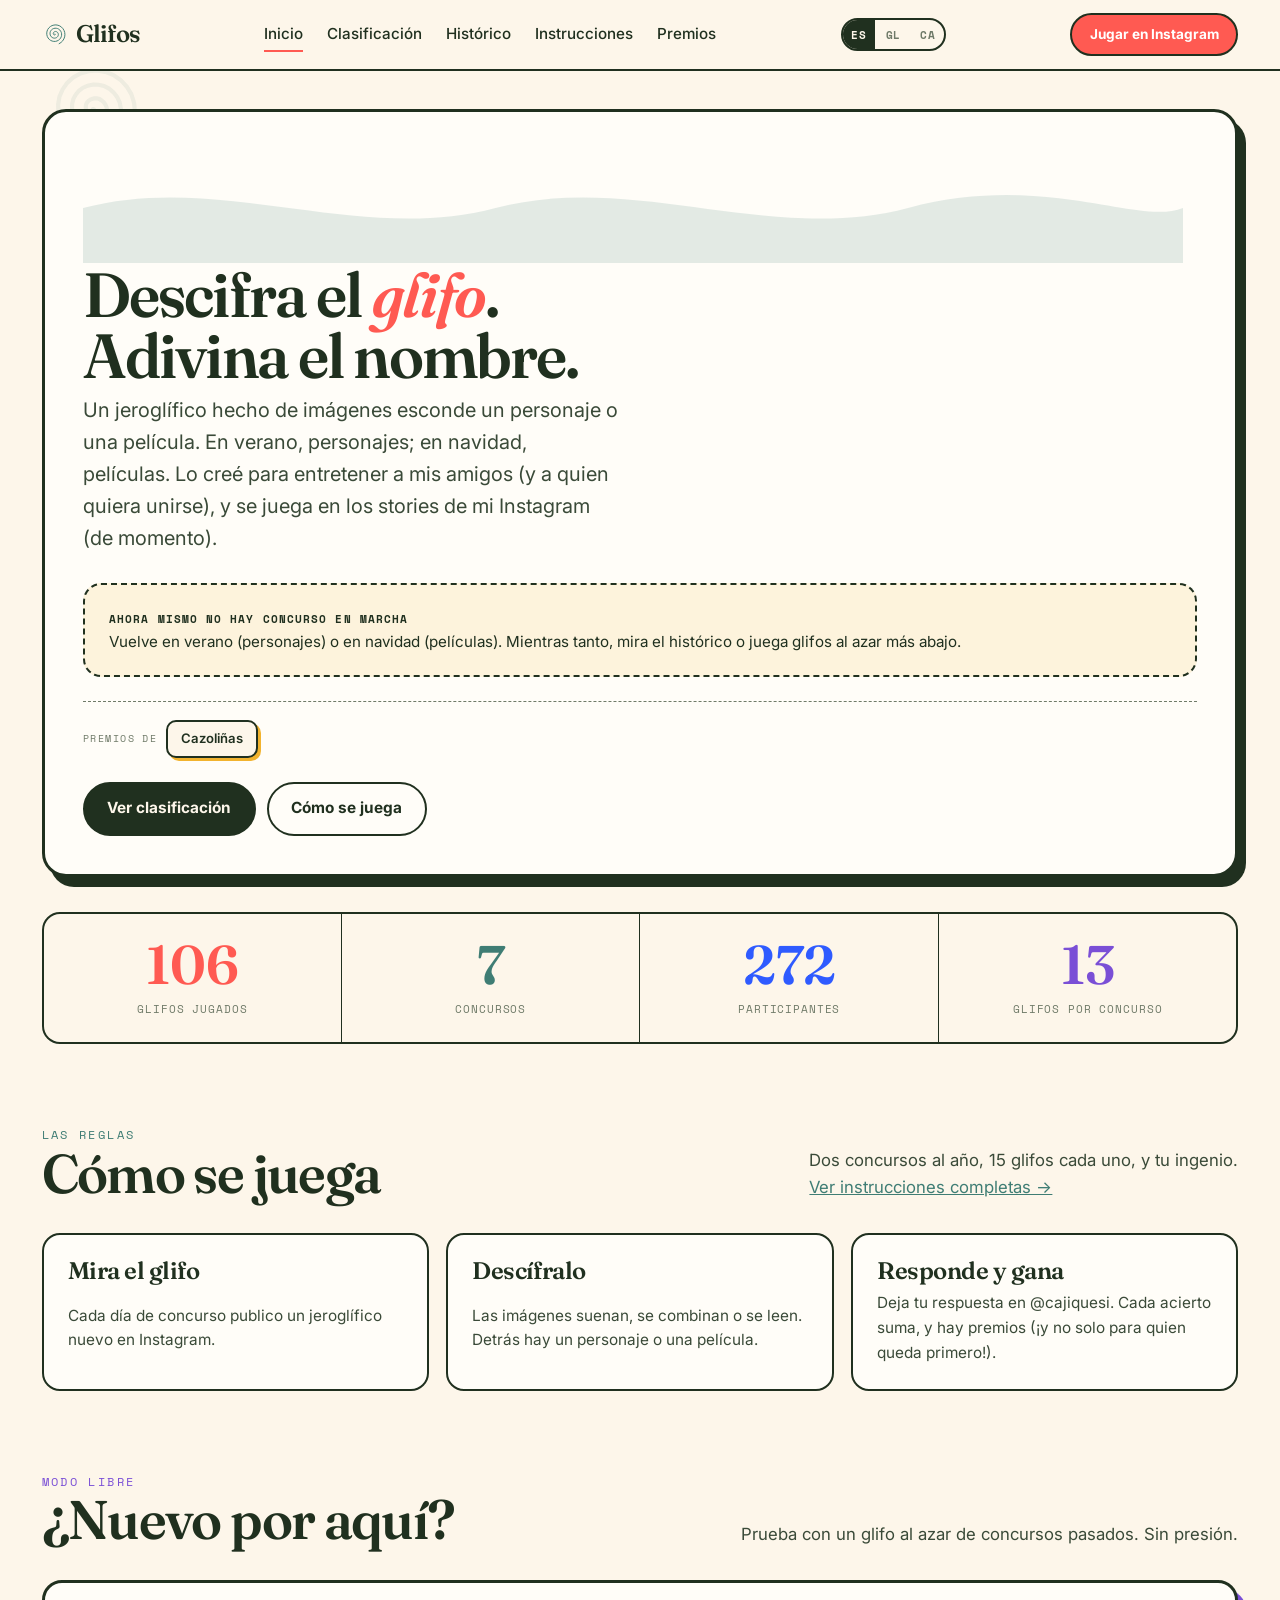
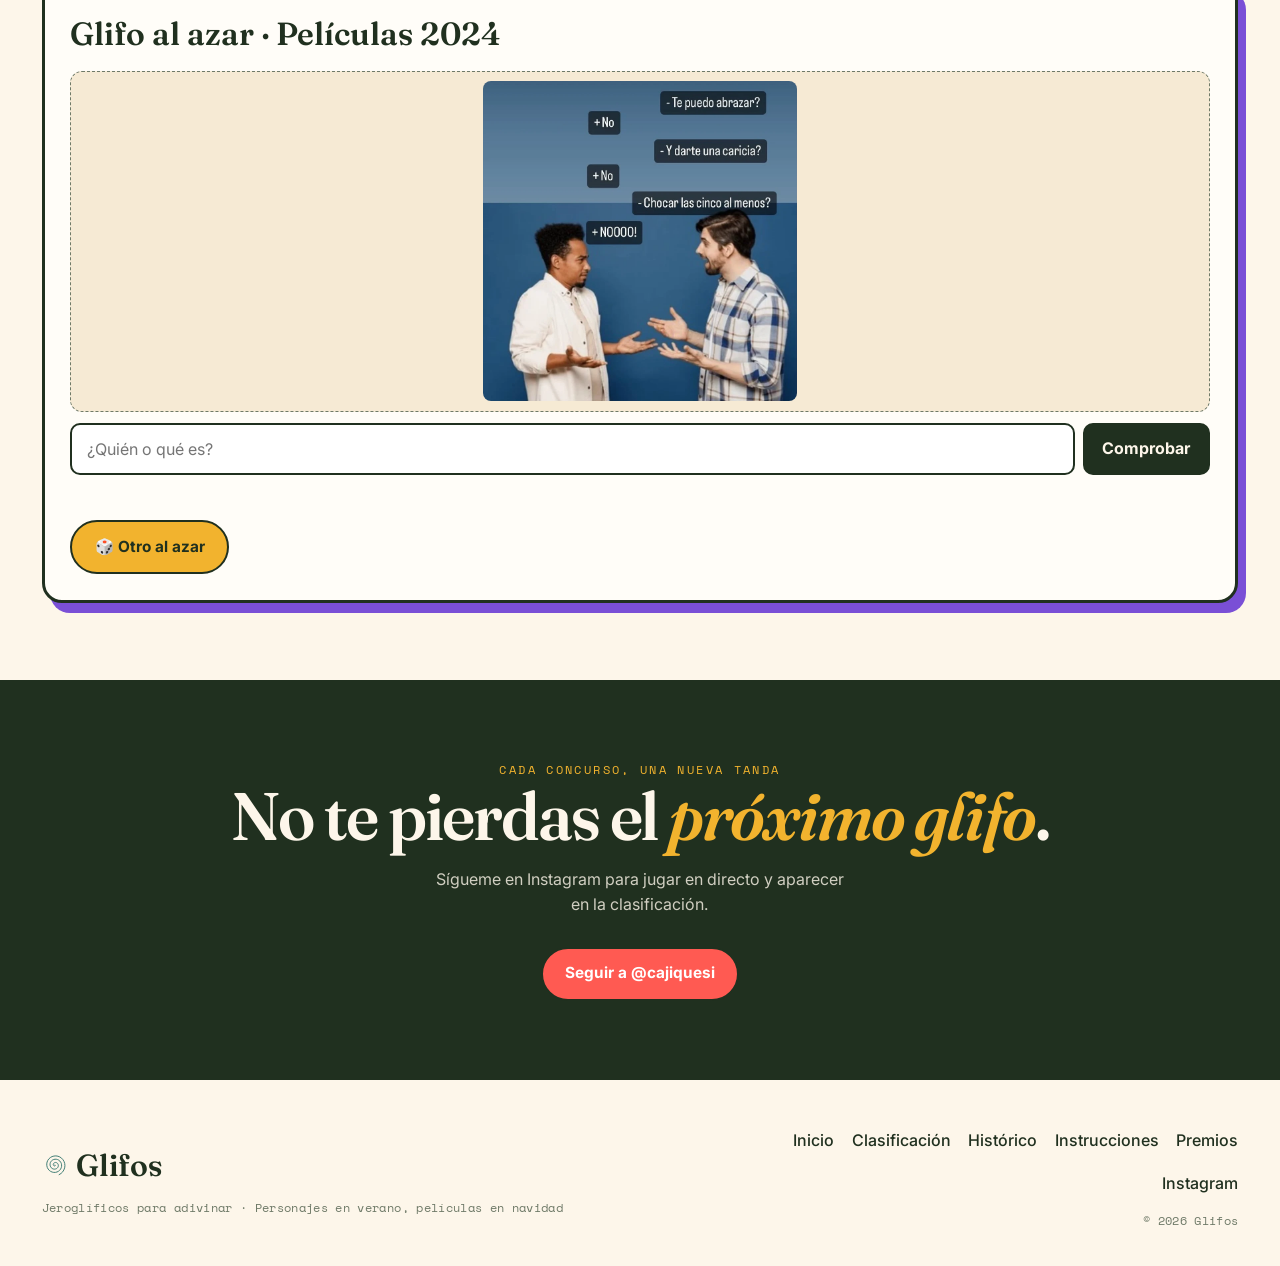
<file: index.html>
<!DOCTYPE html><html lang="es" class="no-js"><head><meta charset="UTF-8"><meta name="viewport" content="width=device-width, initial-scale=1"><title>Glifos · El juego de los jeroglíficos</title><meta name="description" content="Glifos: juego de jeroglíficos para adivinar personajes (verano) y películas (navidad)."><script>document.documentElement.classList.remove('no-js');document.documentElement.classList.add('js');</script><link rel="preconnect" href="https://fonts.googleapis.com"><link rel="preconnect" href="https://fonts.gstatic.com" crossorigin><link rel="stylesheet" href="https://fonts.googleapis.com/css2?family=Fraunces:ital,opsz,wght@0,9..144,400..700;1,9..144,400..600&family=Inter:wght@300..600&family=Space+Mono:wght@400;700&display=swap"><link rel="icon" href="assets/img/favicon.svg" type="image/svg+xml"><link rel="stylesheet" href="styles.css?v=20261118"></head><body data-home><a class="skip-link" href="#main" data-i18n="skip">x</a><div class="splash" aria-hidden="true"><div class="splash__word"><span>G</span><span>L</span><span>I</span><span>F</span><span>O</span><span>S</span></div></div><div class="petro-bg" data-petro aria-hidden="true"></div><header class="nav" id="nav"><div class="wrap nav__in"><a class="brand" href="index.html"><svg viewBox="0 0 64 64" width="26" height="26"><use href="#p-spiral"/></svg>Glifos</a><nav class="nav__links" aria-label="Principal"><a href="index.html" data-i18n="nav.inicio" aria-current="page">x</a><a href="concurso.html" data-i18n="nav.clasi">x</a><a href="historico.html" data-i18n="nav.hist">x</a><a href="instrucciones.html" data-i18n="nav.instr">x</a><a href="premios.html" data-i18n="nav.premios">x</a></nav><div class="lang" data-lang-switch><button data-lang="es">ES</button><button data-lang="gl">GL</button><button data-lang="ca">CA</button></div><a class="btn btn--ig btn--sm nav__cta" href="https://instagram.com/cajiquesi" target="_blank" rel="noopener" data-i18n="nav.playIG">x</a><button class="nav__burger" aria-label="Menú" aria-expanded="false"><span></span><span></span><span></span></button></div><div class="nav__mobile"><div><a href="index.html" data-i18n="nav.inicio" aria-current="page">x</a><a href="concurso.html" data-i18n="nav.clasi">x</a><a href="historico.html" data-i18n="nav.hist">x</a><a href="instrucciones.html" data-i18n="nav.instr">x</a><a href="premios.html" data-i18n="nav.premios">x</a><a href="https://instagram.com/cajiquesi" target="_blank" rel="noopener" data-i18n="nav.ig">Instagram →</a><div class="lang" data-lang-switch><button data-lang="es">ES</button><button data-lang="gl">GL</button><button data-lang="ca">CA</button></div></div></div></header><main id="main"><section class="hero"><div class="wrap"><div class="hero__band">
<svg class="hero__wave" viewBox="0 0 1200 120" preserveAspectRatio="none"><path d="M0,60 C150,20 300,100 450,60 C600,20 750,100 900,60 C1050,20 1150,80 1200,60 L1200,120 L0,120 Z" fill="currentColor"/></svg>
<p class="next-contest reveal" data-next-contest></p>
<h1 class="reveal" data-i18n-html="home.h1">x</h1>
<p class="sub reveal" data-i18n="home.sub">x</p>
<div class="daily reveal" data-daily>
<div data-daily-none style="display:none"><div class="note" data-i18n-html="home.dailyNone">x</div></div>
<div data-daily-has><div class="daily__stage" data-daily-stage><div class="daily__ph"><div class="q3"><b>¿</b><b>?</b><b>?</b></div><p data-daily-meta data-i18n="home.dailyToday">x</p></div></div>
<div><p class="eyebrow" style="color:var(--coral)" data-i18n="home.dailyEyebrow">x</p><p class="sub" style="margin:.6rem 0 1rem" data-i18n="home.dailyResp">x</p><a class="btn btn--ig" href="https://instagram.com/cajiquesi" target="_blank" rel="noopener" data-i18n="home.respIG">x</a></div></div>
</div>
<div class="spon-strip" data-spon-strip></div>
<div class="hero__cta reveal"><a class="btn btn--primary" href="concurso.html" data-i18n="home.ctaClasi">x</a><a class="btn btn--ghost" href="instrucciones.html" data-i18n="home.ctaHow">x</a></div>
</div></div></section>
<section class="section" style="padding-top:0"><div class="wrap"><div class="stats reveal">
<div class="stat"><div class="stat__num" data-stat-glyphs data-count="0">0</div><div class="stat__label" data-i18n="stat.glyphs">x</div></div>
<div class="stat"><div class="stat__num" data-stat-contests data-count="0">0</div><div class="stat__label" data-i18n="stat.contests">x</div></div>
<div class="stat"><div class="stat__num" data-stat-players data-count="0">0</div><div class="stat__label" data-i18n="stat.players">x</div></div>
<div class="stat"><div class="stat__num" data-count="15">0</div><div class="stat__label" data-i18n="stat.perContest">x</div></div>
</div></div></section>
<section class="section" style="padding-top:0"><div class="wrap"><div class="section__head"><div><p class="kicker reveal" data-i18n="home.rulesKicker">x</p><h2 class="section__title reveal" data-i18n-html="home.rulesTitle">x</h2></div><p class="section__lead reveal" data-i18n-html="home.rulesLead">x</p></div>
<div class="cards">
<div class="pcard reveal"><h3 data-i18n="card1.t">x</h3><p data-i18n="card1.p">x</p></div>
<div class="pcard reveal"><h3 data-i18n="card2.t">x</h3><p data-i18n="card2.p">x</p></div>
<div class="pcard reveal"><h3 data-i18n="card3.t">x</h3><p data-i18n="card3.p">x</p></div>
</div></div></section>
<section class="section" style="padding-top:0"><div class="wrap" data-random><div class="section__head"><div><p class="kicker reveal" style="color:var(--purple)" data-i18n="free.kicker">x</p><h2 class="section__title reveal" data-i18n-html="free.title">x</h2></div><p class="section__lead reveal" data-i18n="free.lead">x</p></div>
<div class="random reveal"><div class="big" data-r-title>Glifo</div><div class="stage" data-r-stage><div class="q3">¿ ? ?</div></div><div class="grow"><input data-r-input data-i18n-ph="free.ph" autocomplete="off" data-i18n-al="free.ph"><button data-r-check data-i18n="free.check">x</button></div><div class="fb" data-r-fb></div><button class="btn btn--sun" data-r-new style="width:max-content" data-i18n="free.new">x</button></div></div></section>
<section class="section section--band cta"><div class="wrap"><p class="kicker reveal" style="justify-content:center;color:var(--mustard)" data-i18n="home.ctaKicker">x</p><h2 class="cta__title reveal" data-i18n-html="home.ctaTitle">x</h2><p class="cta__sub reveal" data-i18n="home.ctaSub">x</p><a class="btn btn--ig reveal" href="https://instagram.com/cajiquesi" target="_blank" rel="noopener" data-i18n="home.follow">x</a></div></section></main><footer class="footer"><div class="wrap footer__grid"><div><div class="footer__brand"><svg viewBox="0 0 64 64" width="26" height="26"><use href="#p-spiral"/></svg>Glifos</div><p class="footer__meta" style="margin-top:.6rem" data-i18n="foot.tagline">x</p></div><div class="footer__right"><nav class="footer__links" aria-label="Pie"><a href="index.html" data-i18n="nav.inicio">x</a><a href="concurso.html" data-i18n="nav.clasi">x</a><a href="historico.html" data-i18n="nav.hist">x</a><a href="instrucciones.html" data-i18n="nav.instr">x</a><a href="premios.html" data-i18n="nav.premios">x</a><a href="https://instagram.com/cajiquesi" target="_blank" rel="noopener">Instagram</a></nav><p class="footer__meta" style="margin-top:1rem">© <span data-year>2026</span> Glifos</p></div></div></footer><script defer src="lib/gsap.min.js"></script><script defer src="lib/ScrollTrigger.min.js"></script><script defer src="lib/i18n.js?v=20261118"></script><script defer src="lib/data.js?v=20261118"></script><script defer src="lib/manifest.js?v=20261118"></script><script defer src="main.js?v=20261118"></script></body></html>
</file>
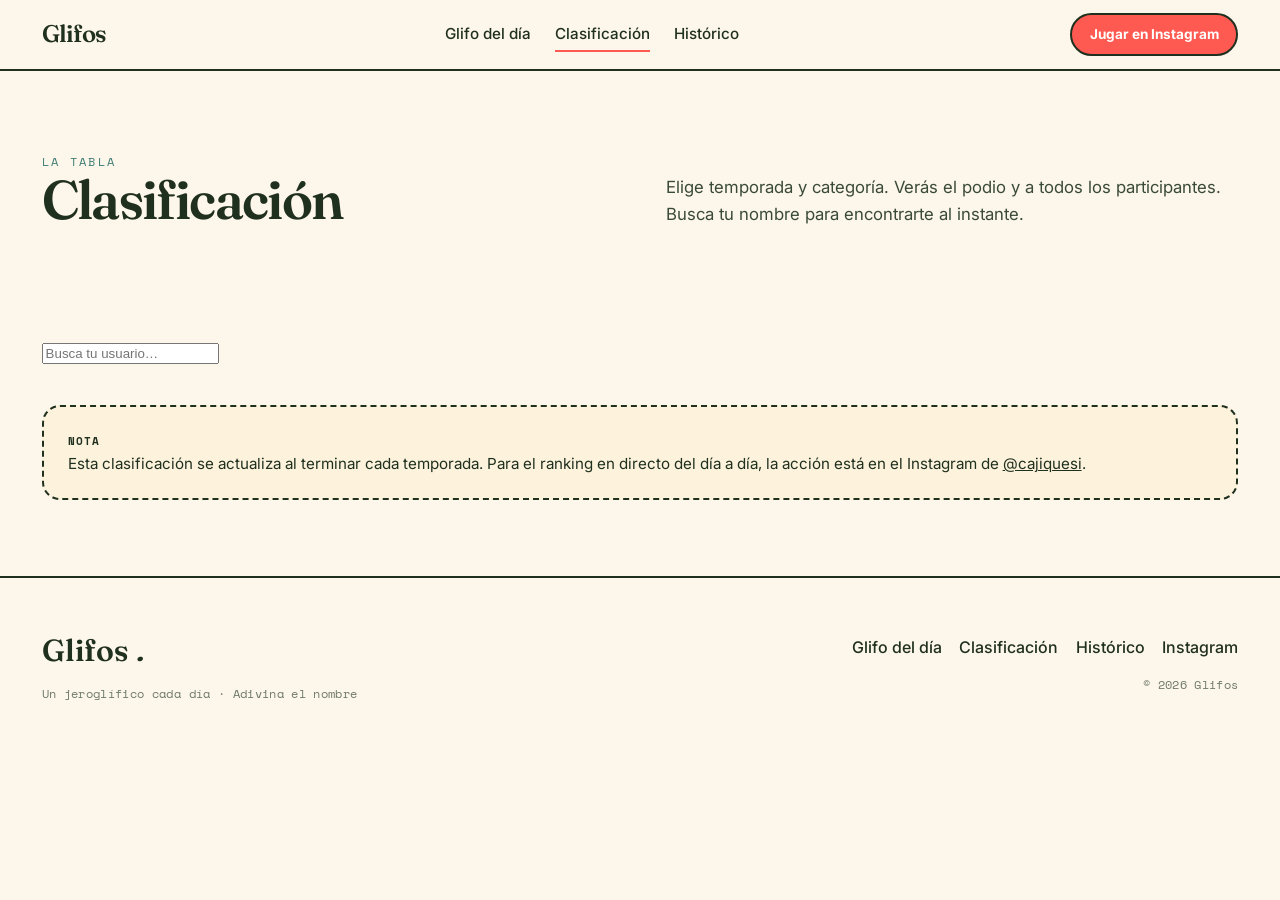
<file: clasificacion.html>
<!DOCTYPE html>
<html lang="es" class="no-js">
<head>
<meta charset="UTF-8">
<meta name="viewport" content="width=device-width, initial-scale=1">
<title>Clasificación · Glifos</title>
<meta name="description" content="Clasificación de Glifos por temporada y categoría: el podio y todos los participantes.">
<script>document.documentElement.classList.remove('no-js');document.documentElement.classList.add('js');</script>
<link rel="preconnect" href="https://fonts.googleapis.com">
<link rel="preconnect" href="https://fonts.gstatic.com" crossorigin>
<link rel="stylesheet" href="https://fonts.googleapis.com/css2?family=Fraunces:ital,opsz,wght@0,9..144,400..700;1,9..144,400..600&family=Inter:wght@300..600&family=Space+Mono:wght@400;700&display=swap">
<link rel="icon" href="assets/img/favicon.svg" type="image/svg+xml">
<link rel="stylesheet" href="styles.css?v=20261118">
</head>
<body>
<a class="skip-link" href="#main">Saltar al contenido</a>

<header class="nav" id="nav">
  <div class="wrap nav__in">
    <a class="brand" href="index.html">Glifos<span class="brand__dot"></span></a>
    <nav class="nav__links" aria-label="Principal">
      <a href="index.html">Glifo del día</a>
      <a href="clasificacion.html" aria-current="page">Clasificación</a>
      <a href="historico.html">Histórico</a>
    </nav>
    <a class="btn btn--ig btn--sm nav__cta" href="https://instagram.com/cajiquesi" target="_blank" rel="noopener">Jugar en Instagram</a>
    <button class="nav__burger" aria-label="Abrir menú" aria-expanded="false"><span></span><span></span><span></span></button>
  </div>
  <div class="nav__mobile"><div>
    <a href="index.html">Glifo del día</a>
    <a href="clasificacion.html">Clasificación</a>
    <a href="historico.html">Histórico</a>
    <a href="https://instagram.com/cajiquesi" target="_blank" rel="noopener">Jugar en Instagram →</a>
  </div></div>
</header>

<main id="main">
  <section class="section">
    <div class="wrap">
      <div class="section__head">
        <div>
          <p class="kicker reveal">La tabla</p>
          <h1 class="section__title reveal">Clasi<em>ficación</em></h1>
        </div>
        <p class="section__lead reveal">Elige temporada y categoría. Verás el podio y a todos los participantes. Busca tu nombre para encontrarte al instante.</p>
      </div>

      <div class="controls" data-year-controls></div>
      <div class="controls" data-cat-controls></div>

      <div data-board-region>
        <div class="podium" data-podium></div>
        <div class="board__search"><input type="text" data-board-search placeholder="Busca tu usuario…" aria-label="Buscar usuario"></div>
        <div class="board" data-board></div>
      </div>

      <noscript><p class="note" style="margin-top:2rem">Activa JavaScript para ver la clasificación interactiva.</p></noscript>

      <p class="note reveal" style="margin-top:2.5rem"><b>Nota</b><br>Esta clasificación se actualiza al terminar cada temporada. Para el ranking en directo del día a día, la acción está en el Instagram de <a href="https://instagram.com/cajiquesi" target="_blank" rel="noopener" style="color:var(--c3);text-decoration:underline">@cajiquesi</a>.</p>
    </div>
  </section>
</main>

<footer class="footer">
  <div class="wrap footer__grid">
    <div>
      <div class="footer__brand">Glifos<em>.</em></div>
      <p class="footer__meta" style="margin-top:.6rem">Un jeroglífico cada día · Adivina el nombre</p>
    </div>
    <div class="footer__right">
      <nav class="footer__links" aria-label="Pie">
        <a href="index.html">Glifo del día</a>
        <a href="clasificacion.html">Clasificación</a>
        <a href="historico.html">Histórico</a>
        <a href="https://instagram.com/cajiquesi" target="_blank" rel="noopener">Instagram</a>
      </nav>
      <p class="footer__meta" style="margin-top:1rem">© <span data-year>2026</span> Glifos</p>
    </div>
  </div>
</footer>

<script defer src="lib/gsap.min.js"></script>
<script defer src="lib/ScrollTrigger.min.js"></script>
<script defer src="lib/data.js?v=20261118"></script>
<script defer src="lib/manifest.js?v=20261118"></script>
<script defer src="main.js?v=20261118"></script>
</body>
</html>
</file>
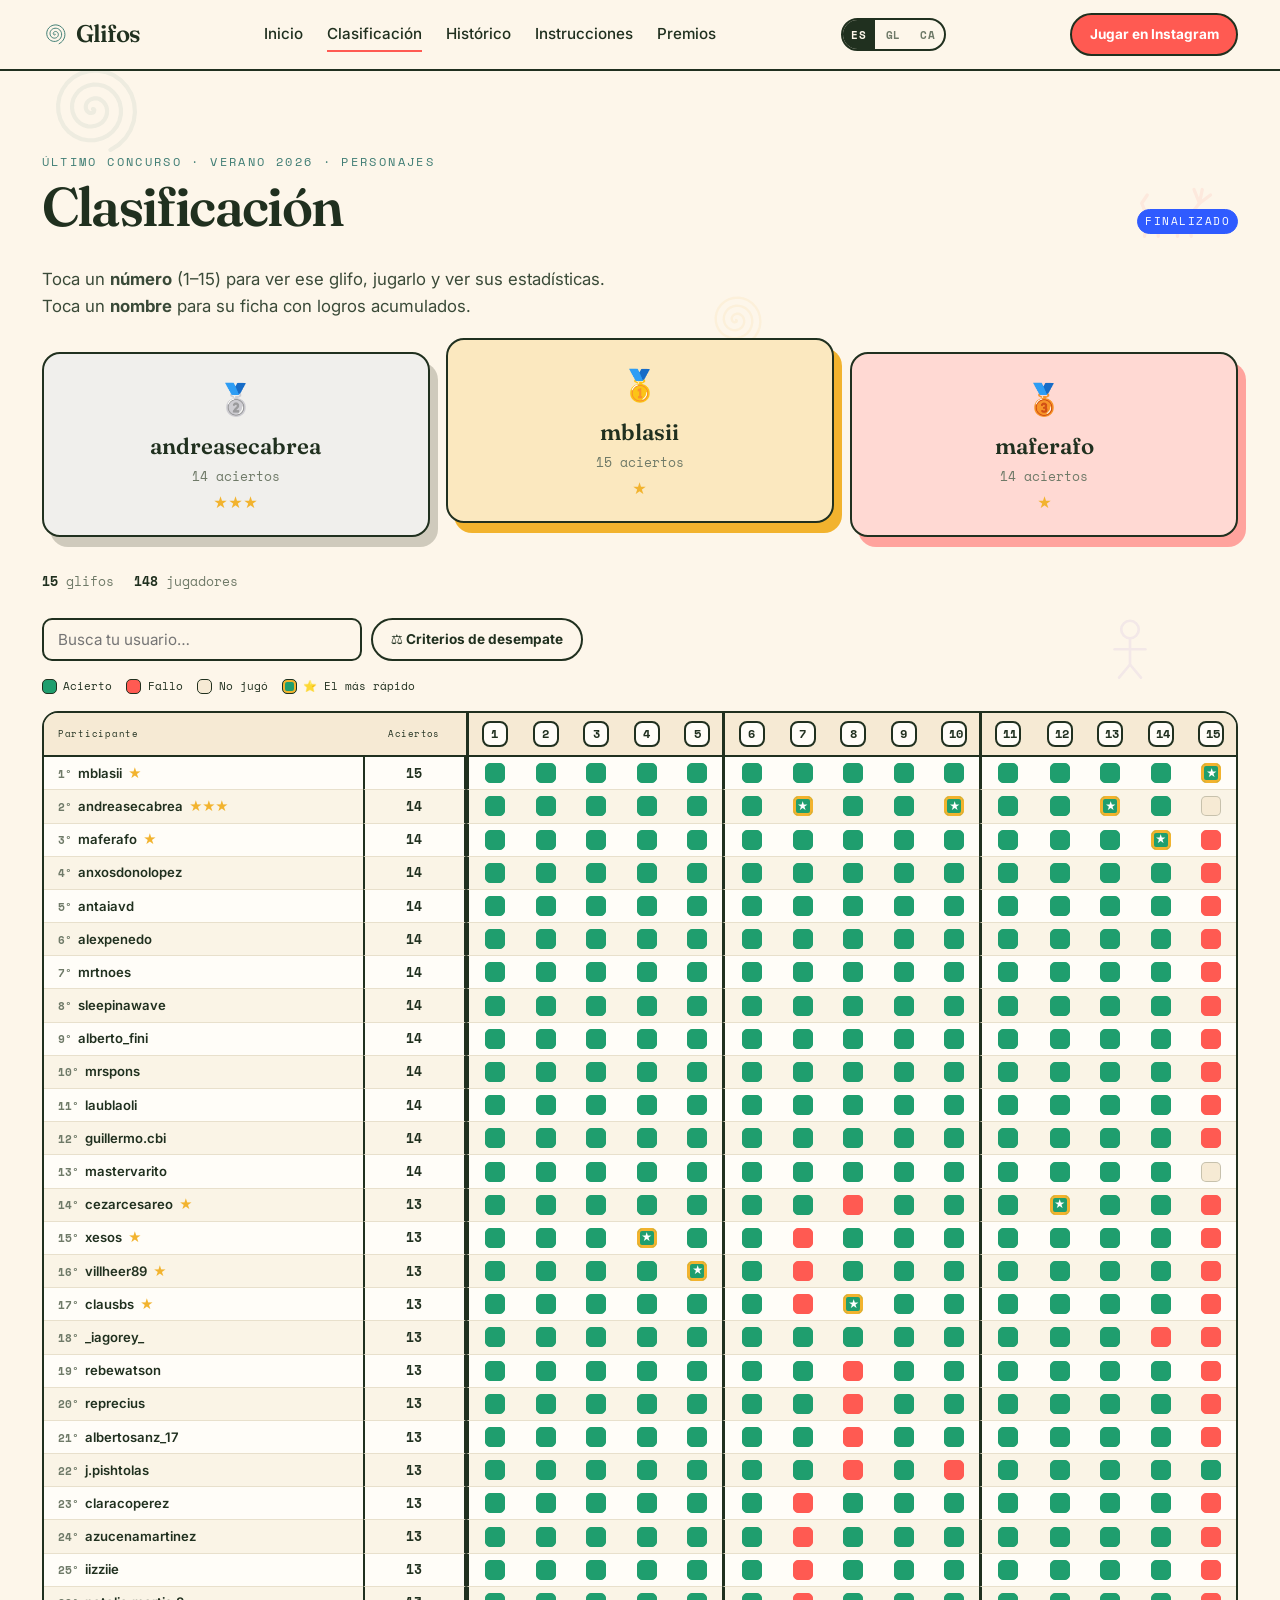
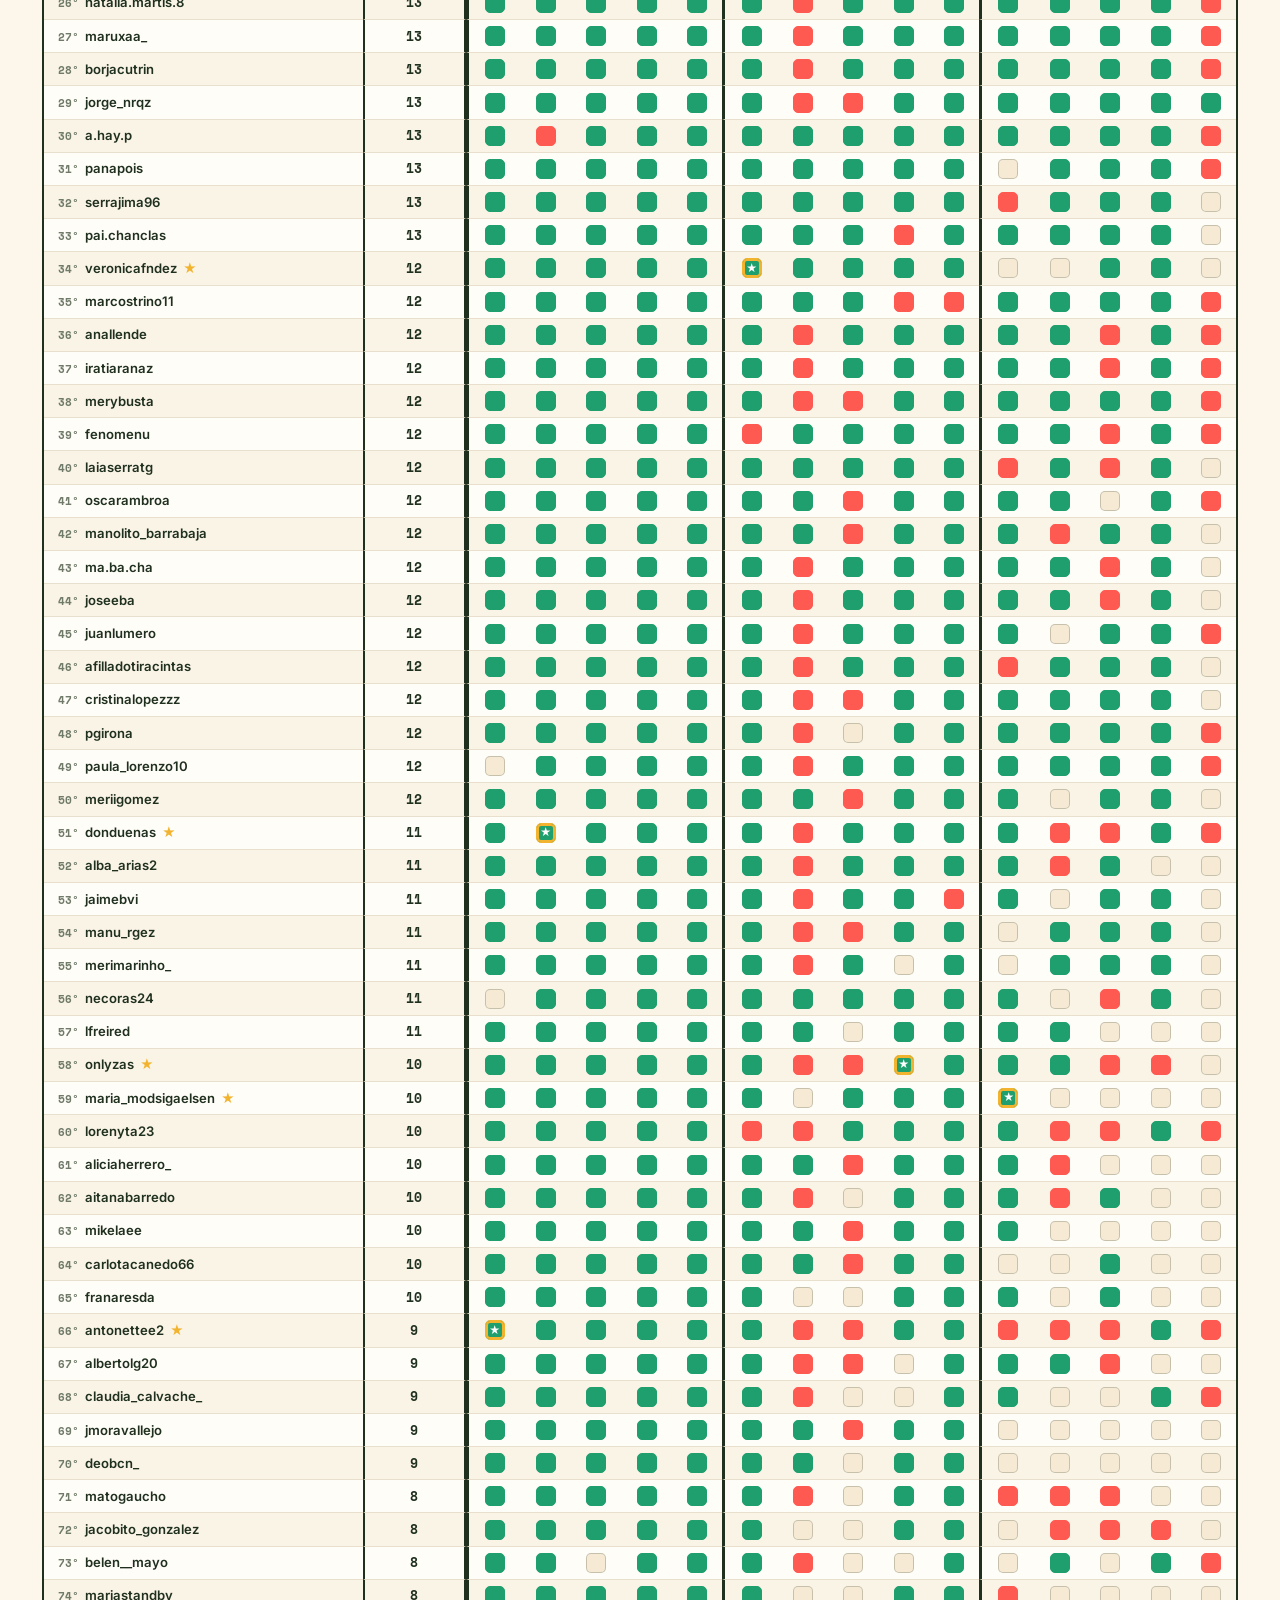
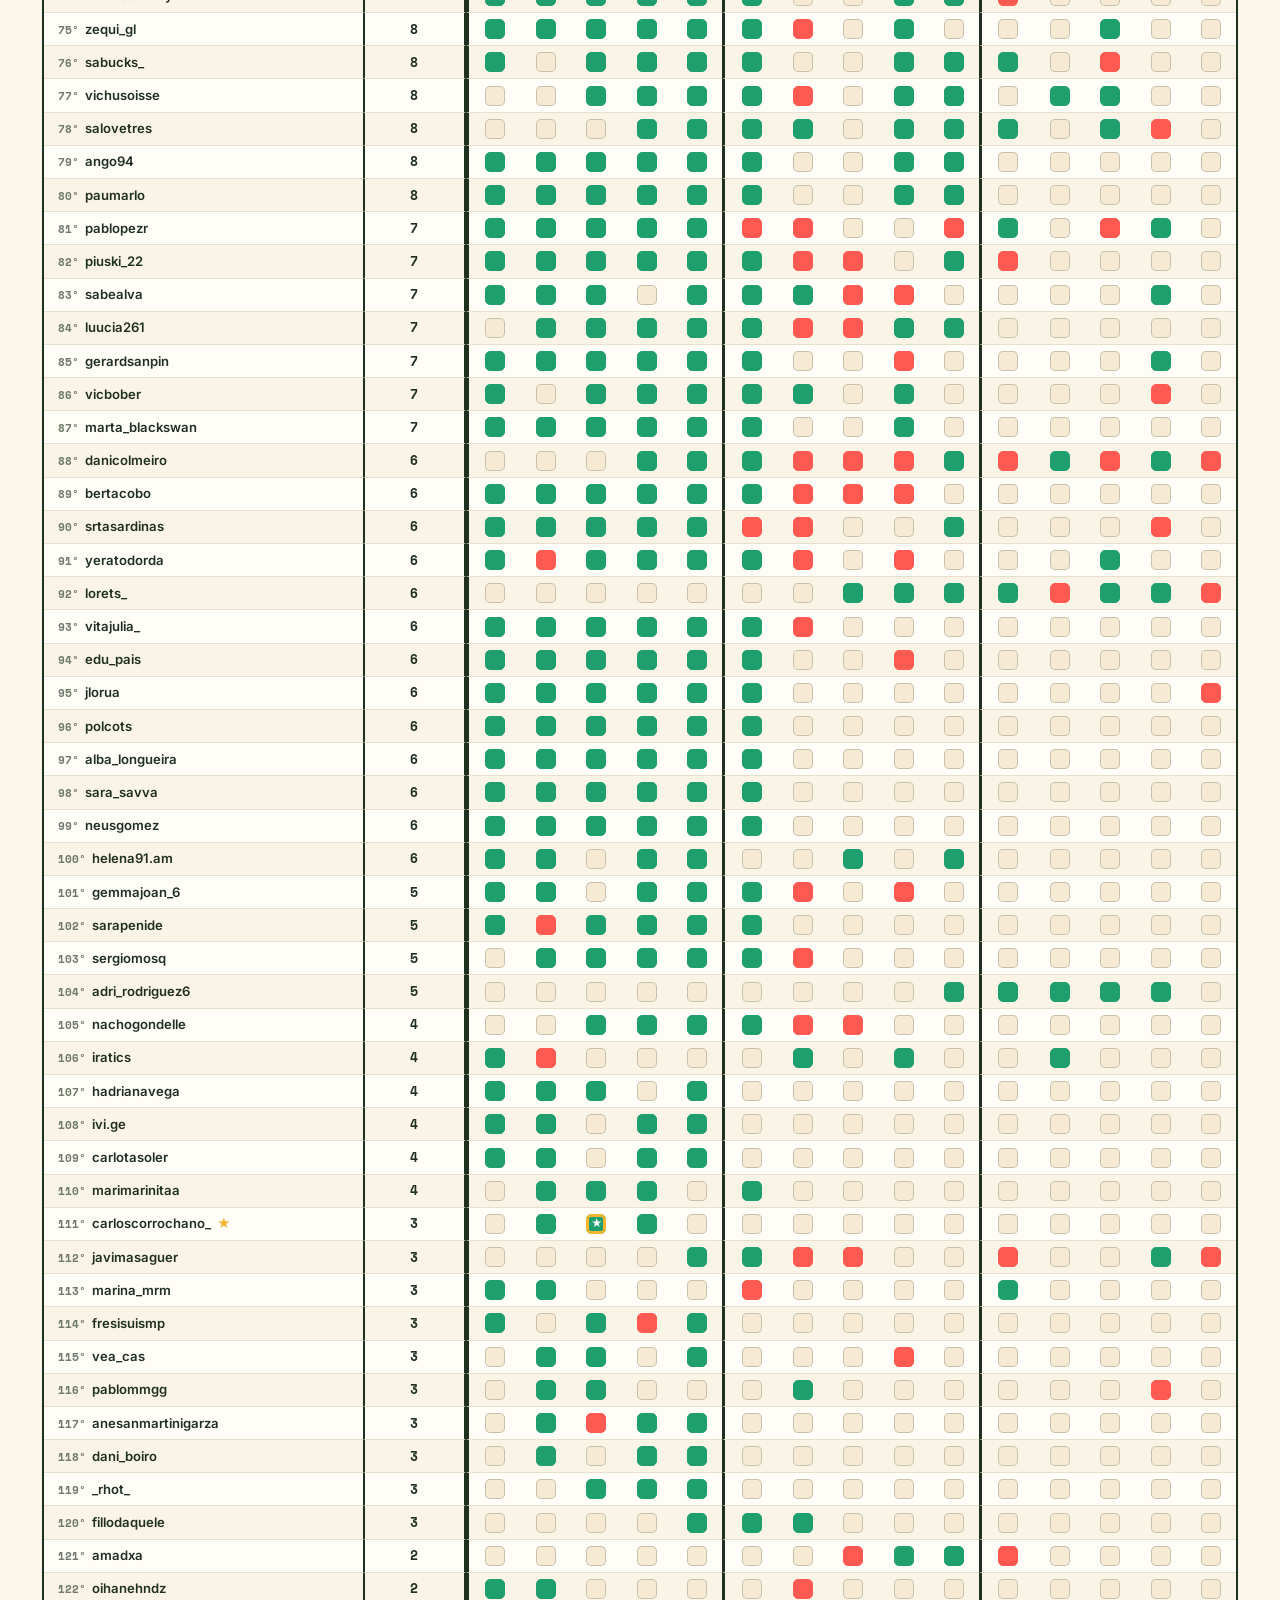
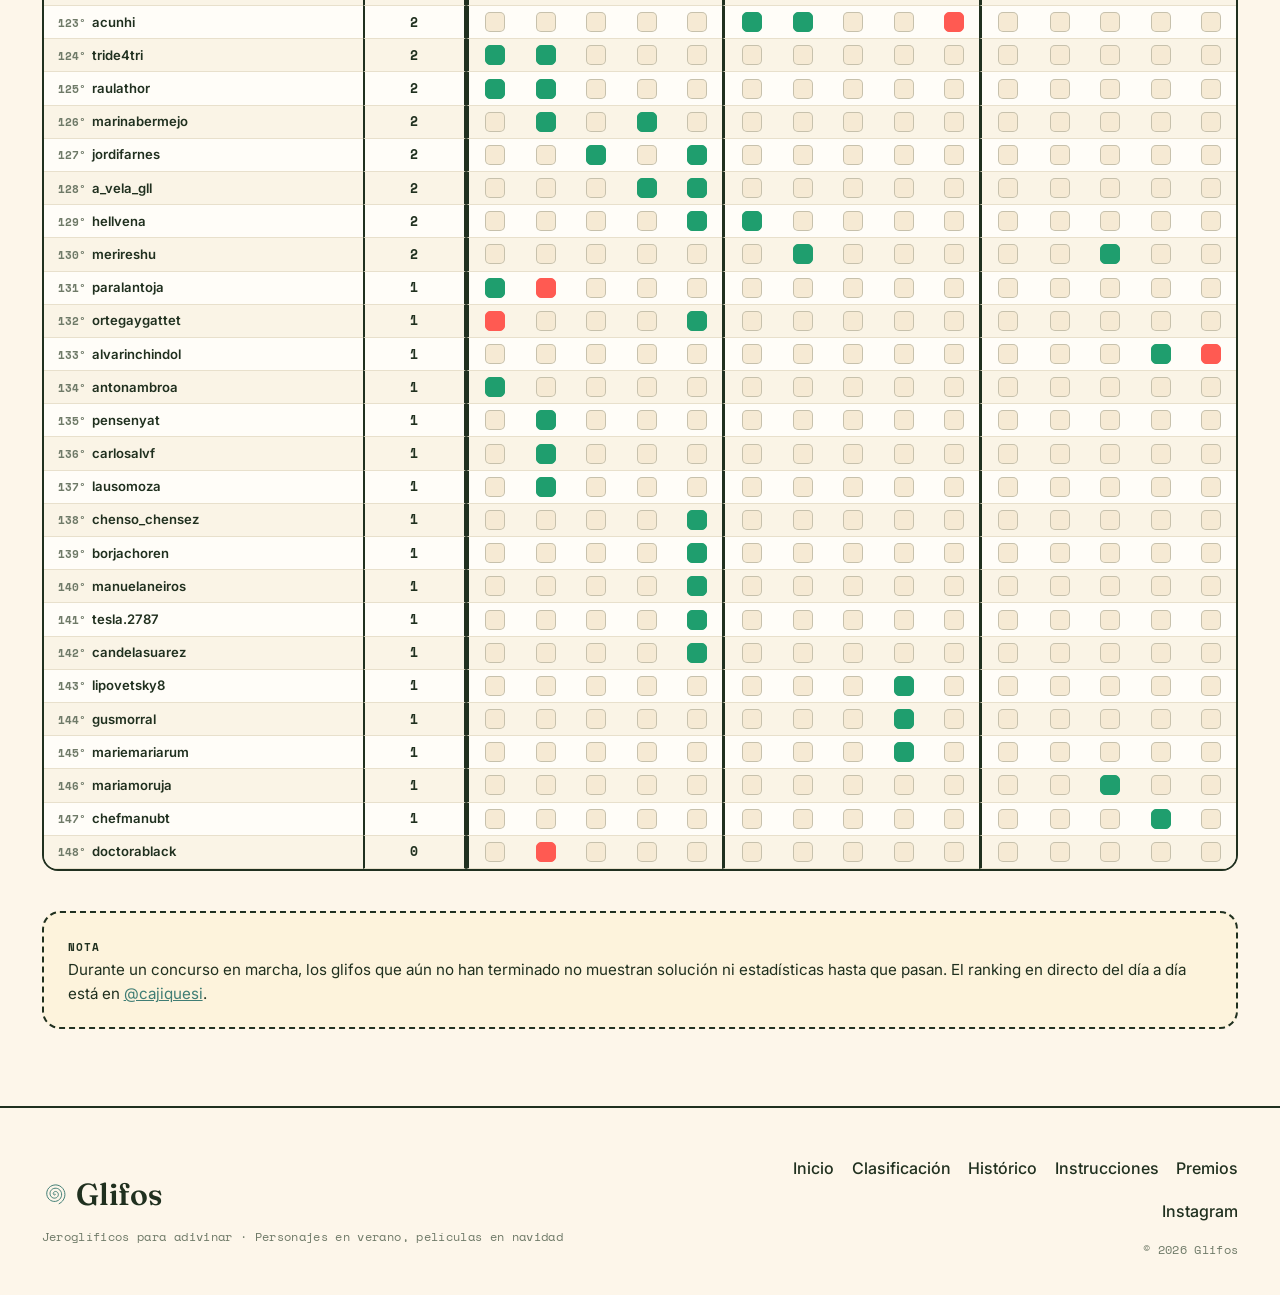
<file: concurso.html>
<!DOCTYPE html><html lang="es" class="no-js"><head><meta charset="UTF-8"><meta name="viewport" content="width=device-width, initial-scale=1"><title>Clasificación · Glifos</title><meta name="description" content="Clasificación del concurso de Glifos."><script>document.documentElement.classList.remove('no-js');document.documentElement.classList.add('js');</script><link rel="preconnect" href="https://fonts.googleapis.com"><link rel="preconnect" href="https://fonts.gstatic.com" crossorigin><link rel="stylesheet" href="https://fonts.googleapis.com/css2?family=Fraunces:ital,opsz,wght@0,9..144,400..700;1,9..144,400..600&family=Inter:wght@300..600&family=Space+Mono:wght@400;700&display=swap"><link rel="icon" href="assets/img/favicon.svg" type="image/svg+xml"><link rel="stylesheet" href="styles.css?v=20261118"></head><body><a class="skip-link" href="#main" data-i18n="skip">x</a><div class="petro-bg" data-petro aria-hidden="true"></div><header class="nav" id="nav"><div class="wrap nav__in"><a class="brand" href="index.html"><svg viewBox="0 0 64 64" width="26" height="26"><use href="#p-spiral"/></svg>Glifos</a><nav class="nav__links" aria-label="Principal"><a href="index.html" data-i18n="nav.inicio">x</a><a href="concurso.html" data-i18n="nav.clasi" aria-current="page">x</a><a href="historico.html" data-i18n="nav.hist">x</a><a href="instrucciones.html" data-i18n="nav.instr">x</a><a href="premios.html" data-i18n="nav.premios">x</a></nav><div class="lang" data-lang-switch><button data-lang="es">ES</button><button data-lang="gl">GL</button><button data-lang="ca">CA</button></div><a class="btn btn--ig btn--sm nav__cta" href="https://instagram.com/cajiquesi" target="_blank" rel="noopener" data-i18n="nav.playIG">x</a><button class="nav__burger" aria-label="Menú" aria-expanded="false"><span></span><span></span><span></span></button></div><div class="nav__mobile"><div><a href="index.html" data-i18n="nav.inicio">x</a><a href="concurso.html" data-i18n="nav.clasi" aria-current="page">x</a><a href="historico.html" data-i18n="nav.hist">x</a><a href="instrucciones.html" data-i18n="nav.instr">x</a><a href="premios.html" data-i18n="nav.premios">x</a><a href="https://instagram.com/cajiquesi" target="_blank" rel="noopener" data-i18n="nav.ig">Instagram →</a><div class="lang" data-lang-switch><button data-lang="es">ES</button><button data-lang="gl">GL</button><button data-lang="ca">CA</button></div></div></div></header><main id="main"><section class="section"><div class="wrap">
<p class="eyebrow reveal" data-concurso-eyebrow>Concurso</p>
<div class="section__head" style="margin-top:.4rem"><h1 class="section__title reveal" data-concurso-title data-i18n-html="concurso.title">x</h1><span class="tag tag--verano reveal" data-concurso-state>—</span></div>
<p class="section__lead reveal" data-i18n-html="concurso.lead">x</p>
<div class="podium reveal" data-podium style="margin-top:2rem"></div>
<div class="edition__meta reveal" data-concurso-meta></div>
<div class="board-tools reveal"><input type="text" data-board-search data-i18n-ph="concurso.searchPh" data-i18n-al="concurso.searchPh"><button class="btn btn--ghost btn--sm" data-open-tiebreak data-i18n="tiebreak.btn">x</button></div>
<div class="legend reveal"><b><span class="dot hit"></span> <span data-i18n="legend.hit">x</span></b><b><span class="dot miss"></span> <span data-i18n="legend.miss">x</span></b><b><span class="dot none"></span> <span data-i18n="legend.none">x</span></b><b><span class="dot star"></span> <span data-i18n="legend.star">x</span></b></div>
<div data-clasificacion></div>
<p class="note reveal" style="margin-top:2.5rem" data-i18n-html="concurso.note">x</p>
</div></section></main><div class="overlay" id="glyph-modal"><div class="modal"><button class="close" data-i18n="modal.close">x</button><p class="eyebrow" data-g-num>Glifo</p><p class="footer__meta" data-g-ed></p><div class="tabs"><button class="tab is-active" data-tab="jugar" data-i18n="gm.tabPlay">x</button><button class="tab" data-tab="stats" data-i18n="gm.tabStats">x</button></div><div data-tab-jugar><div class="stage" data-g-stage style="margin:.4rem 0 1rem"></div><div class="grow"><input data-g-input data-i18n-ph="gm.inputPh" autocomplete="off" data-i18n-al="gm.inputPh"><button data-g-check data-i18n="gm.check">x</button></div><div class="fb" data-g-fb></div><button class="btn btn--ghost btn--sm" data-g-reveal data-i18n="gm.reveal">x</button><p class="reveal-ans" data-g-answer style="display:none"></p></div><div data-tab-stats hidden><div class="pstats"><div class="pstat"><b data-g-c>0</b><span data-i18n="gm.statSolved">x</span></div><div class="pstat"><b data-g-pct>0%</b><span data-i18n="gm.statRate">x</span></div><div class="pstat"><b data-g-fast style="font-size:.9rem">—</b><span data-i18n="gm.statFast">x</span></div></div></div></div></div><div class="overlay" id="profile-modal"><div class="modal"><button class="close" data-i18n="modal.close">x</button><h3 data-p-name>—</h3><p class="muted" data-p-sub></p><div class="pstats"><div class="pstat"><b data-p-h>0</b><span data-i18n="pm.aciertos">x</span></div><div class="pstat"><b data-p-m>0</b><span data-i18n="pm.fallos">x</span></div><div class="pstat"><b data-p-s>0</b><span data-i18n="pm.estrellas">x</span></div></div><p class="eyebrow" data-i18n="pm.logros">x</p><div class="achv" data-p-achv></div><p class="eyebrow" style="margin-top:1rem" data-i18n="pm.contests">x</p><div data-p-editions style="margin-top:.3rem"></div></div></div><div class="overlay" id="tiebreak-modal"><div class="modal"><button class="close" data-i18n="modal.close">x</button><h3 data-i18n="tb.title">x</h3><p class="muted" data-i18n="tb.sub">x</p><ol class="steps-ol"><li data-i18n-html="tb.1">x</li><li data-i18n-html="tb.2">x</li><li data-i18n-html="tb.3">x</li><li data-i18n-html="tb.4">x</li><li data-i18n-html="tb.5">x</li></ol><div class="example" data-i18n="tb.example">x</div></div></div><footer class="footer"><div class="wrap footer__grid"><div><div class="footer__brand"><svg viewBox="0 0 64 64" width="26" height="26"><use href="#p-spiral"/></svg>Glifos</div><p class="footer__meta" style="margin-top:.6rem" data-i18n="foot.tagline">x</p></div><div class="footer__right"><nav class="footer__links" aria-label="Pie"><a href="index.html" data-i18n="nav.inicio">x</a><a href="concurso.html" data-i18n="nav.clasi">x</a><a href="historico.html" data-i18n="nav.hist">x</a><a href="instrucciones.html" data-i18n="nav.instr">x</a><a href="premios.html" data-i18n="nav.premios">x</a><a href="https://instagram.com/cajiquesi" target="_blank" rel="noopener">Instagram</a></nav><p class="footer__meta" style="margin-top:1rem">© <span data-year>2026</span> Glifos</p></div></div></footer><script defer src="lib/gsap.min.js"></script><script defer src="lib/ScrollTrigger.min.js"></script><script defer src="lib/i18n.js?v=20261118"></script><script defer src="lib/data.js?v=20261118"></script><script defer src="lib/manifest.js?v=20261118"></script><script defer src="main.js?v=20261118"></script></body></html>
</file>
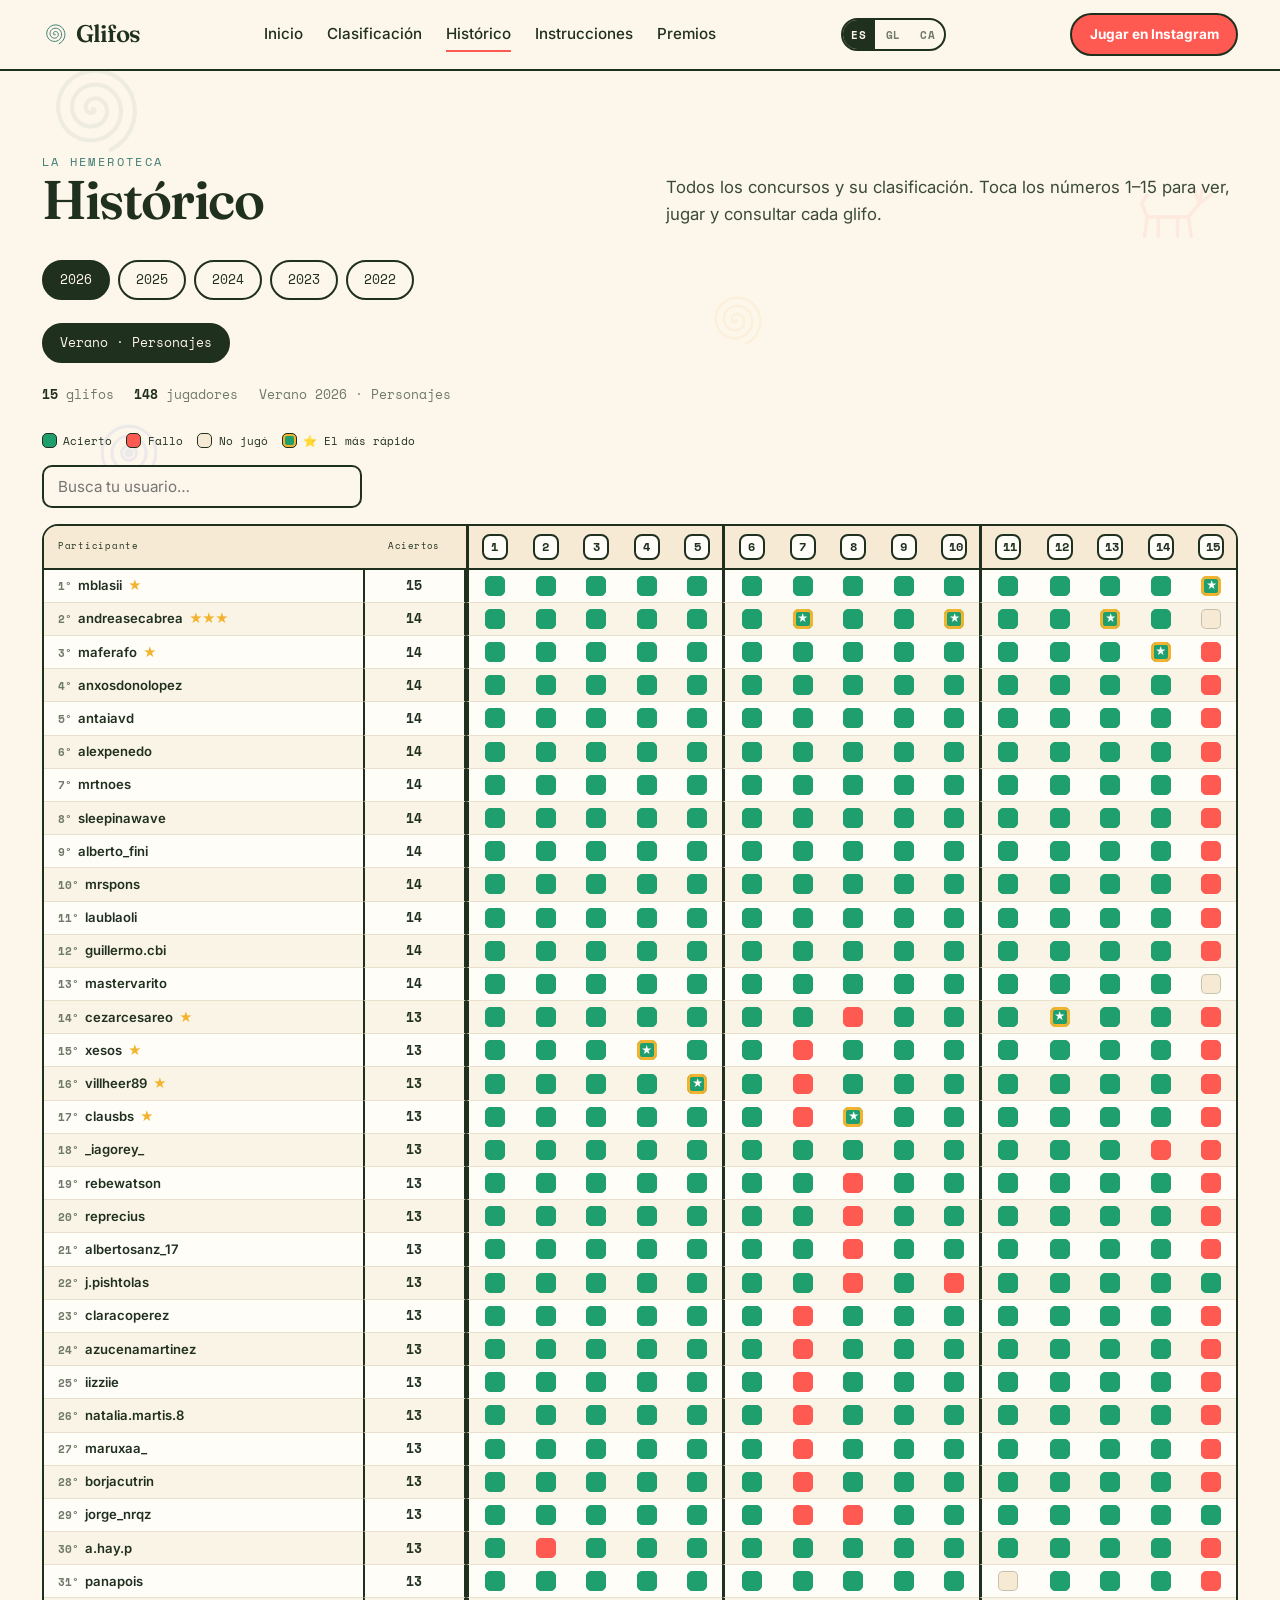
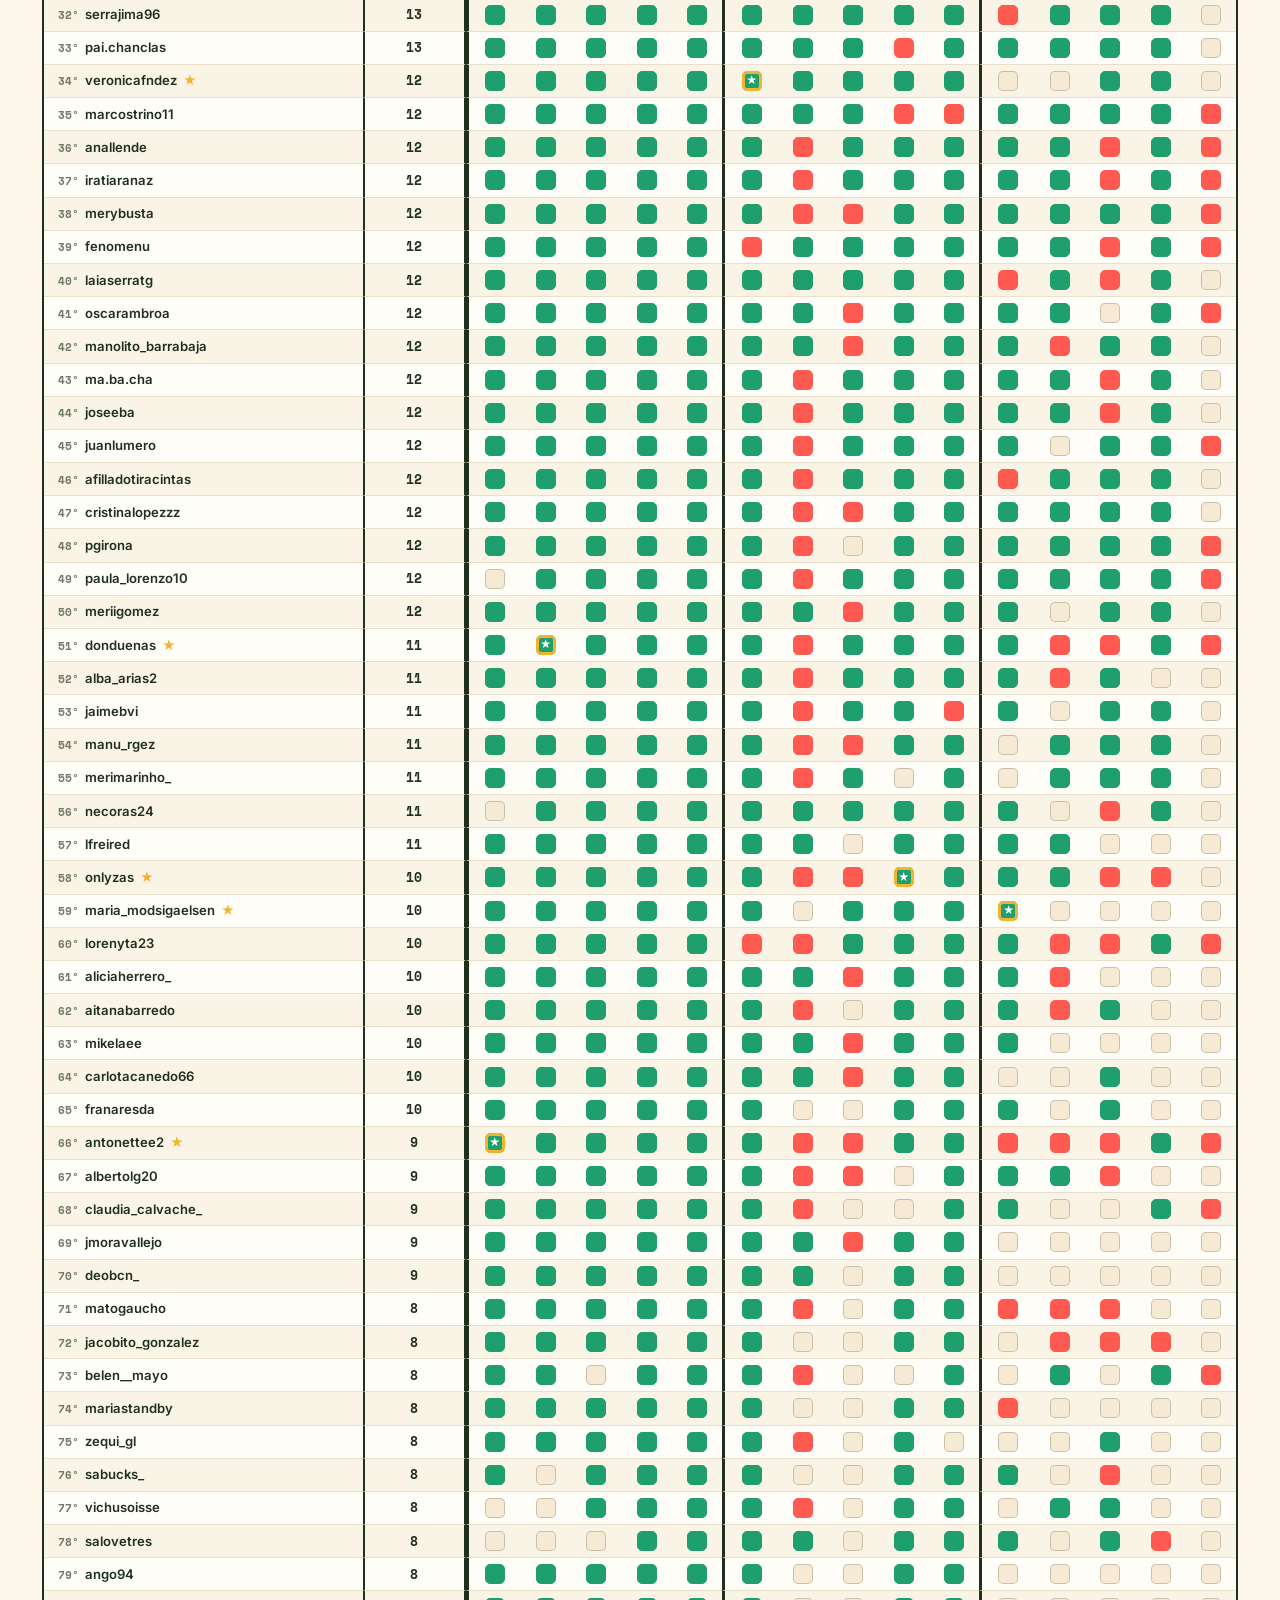
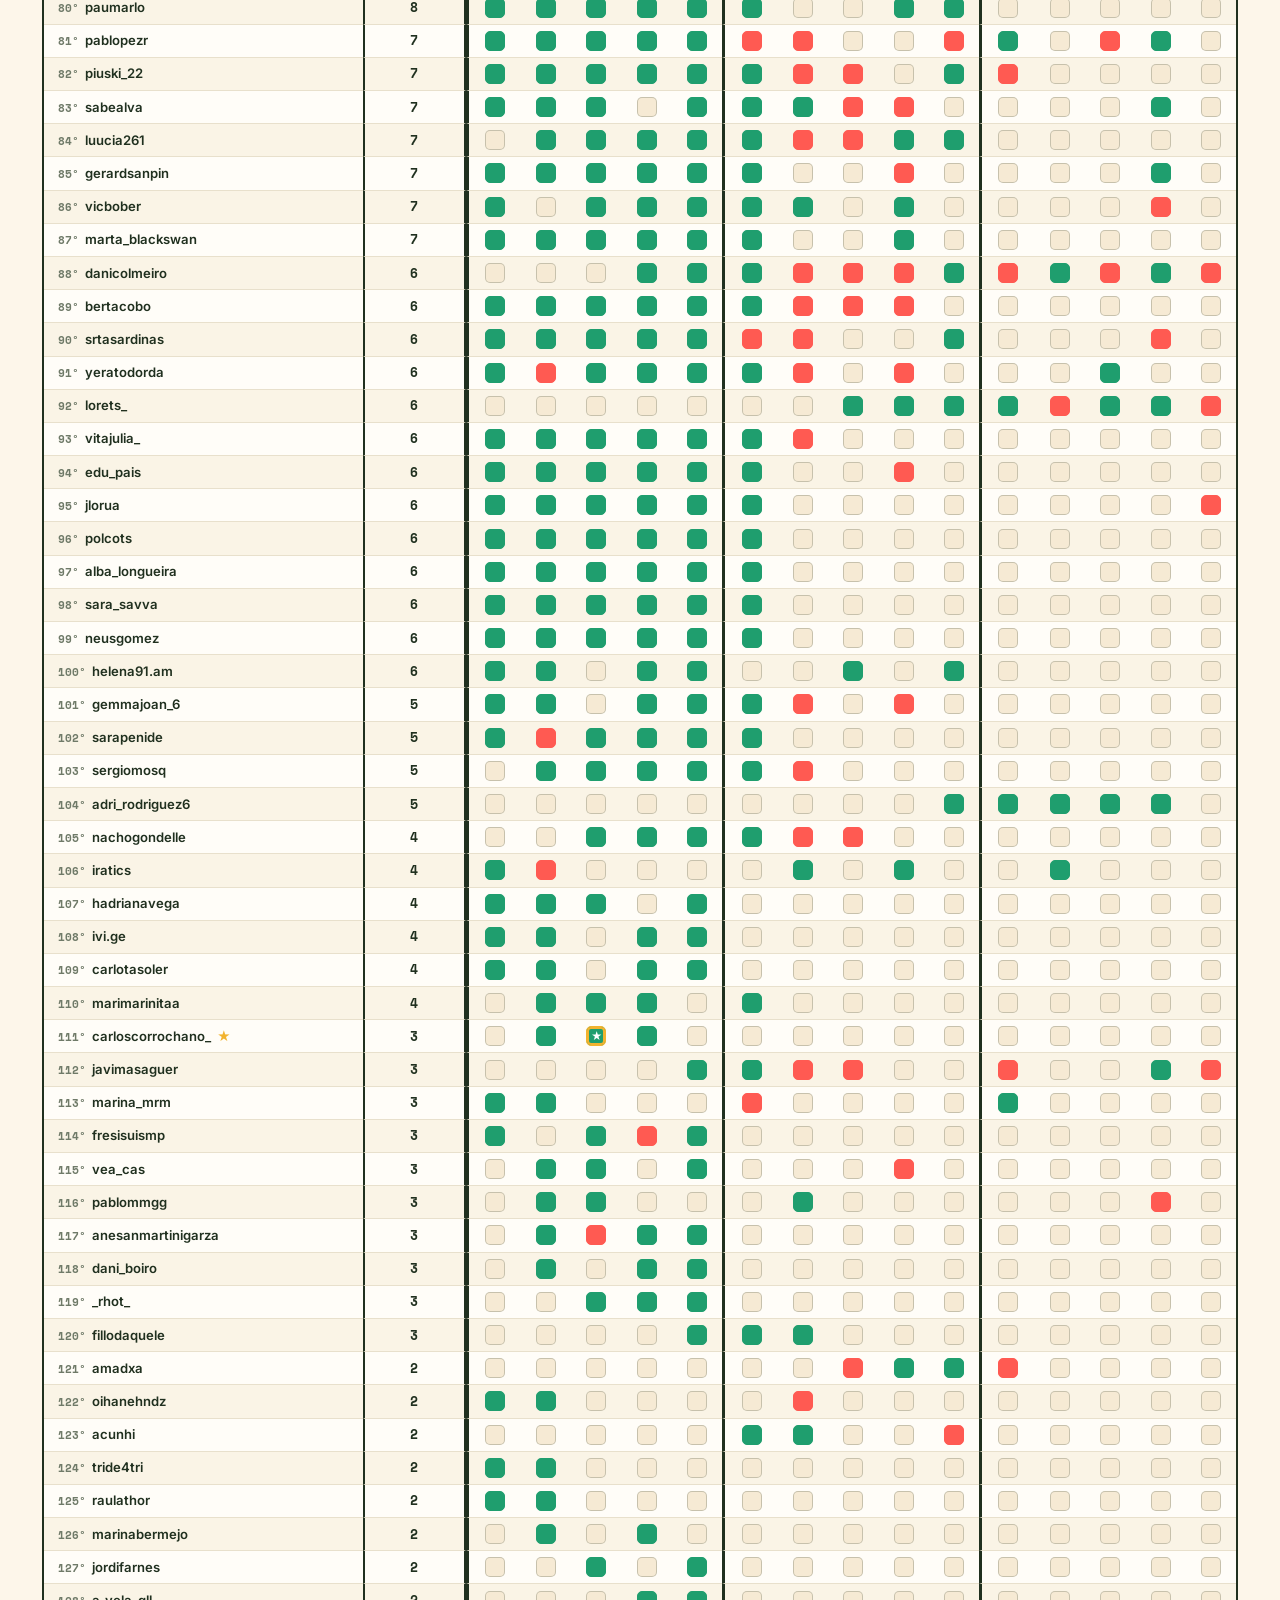
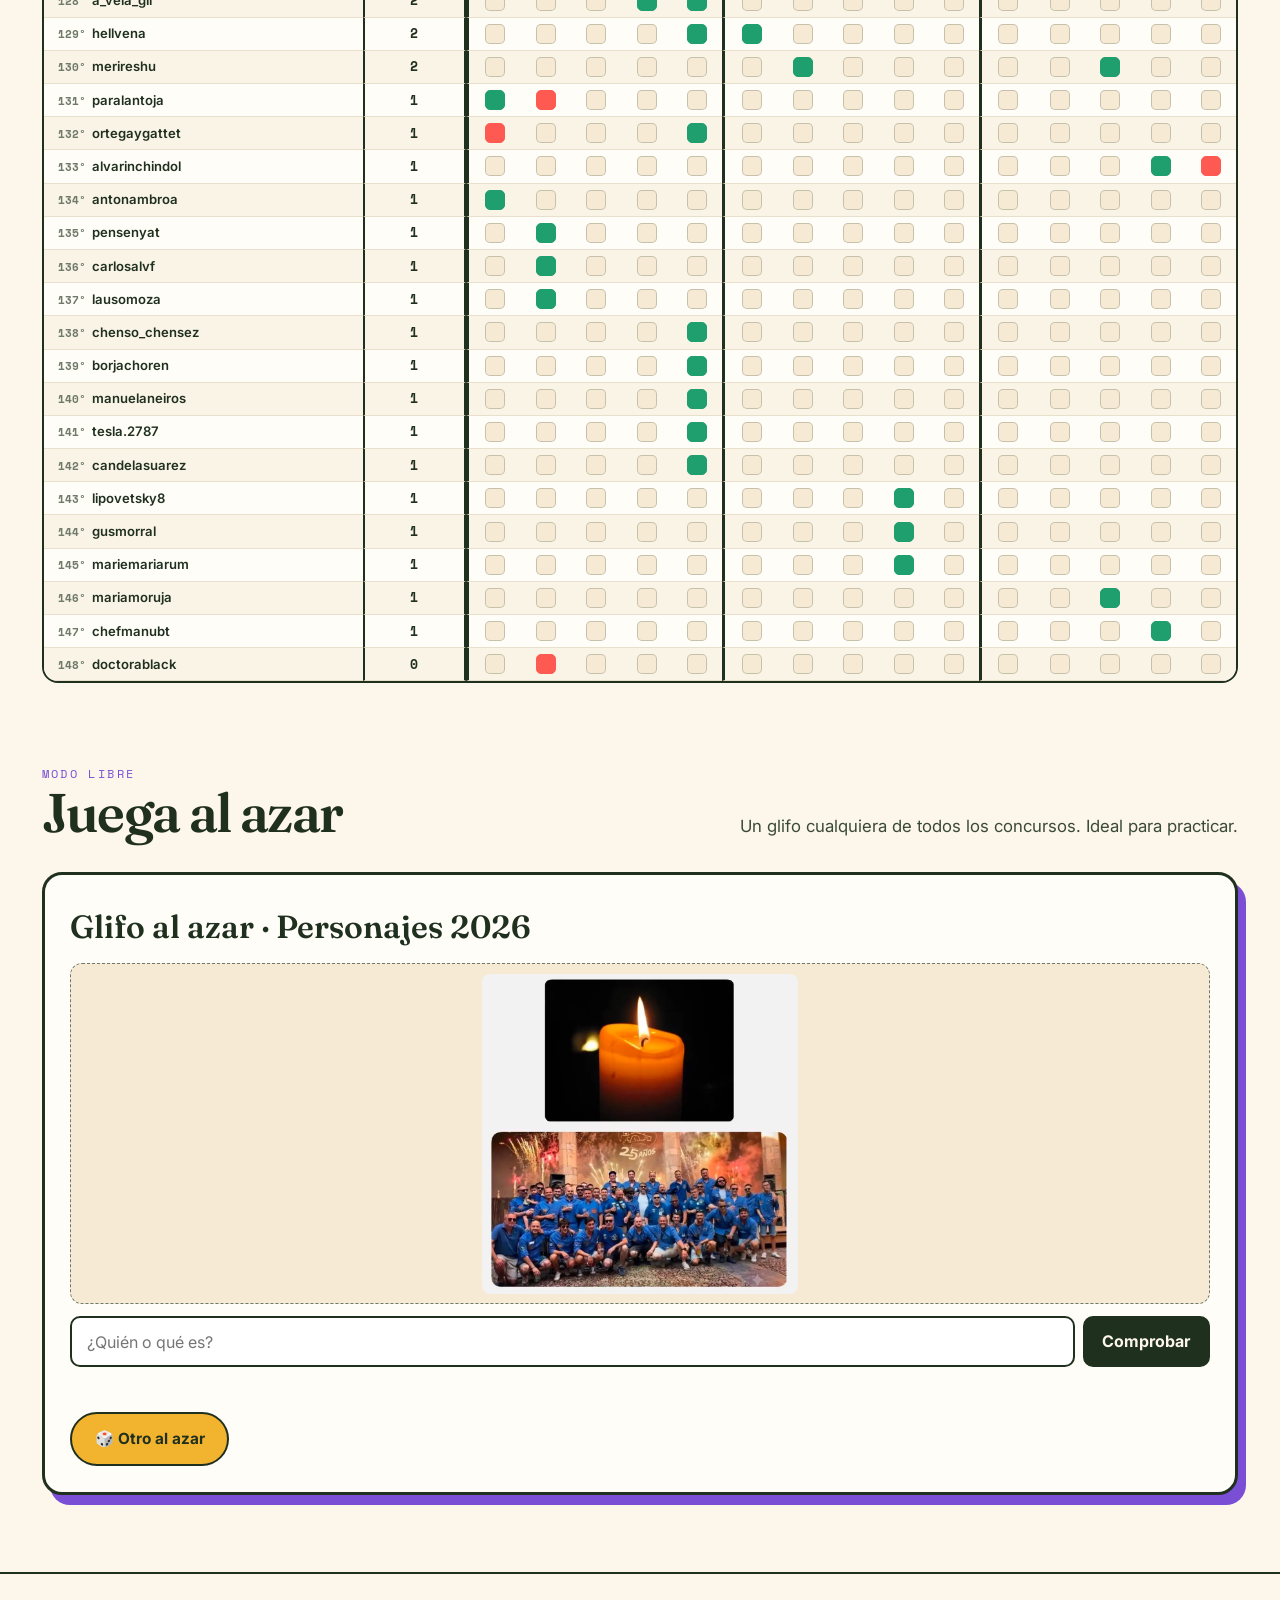
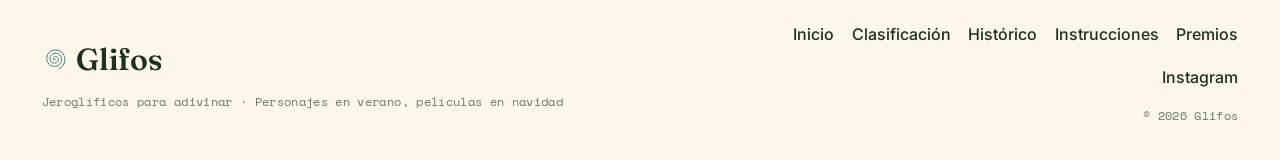
<file: historico.html>
<!DOCTYPE html><html lang="es" class="no-js"><head><meta charset="UTF-8"><meta name="viewport" content="width=device-width, initial-scale=1"><title>Histórico · Glifos</title><meta name="description" content="Histórico de Glifos: clasificaciones y juego al azar."><script>document.documentElement.classList.remove('no-js');document.documentElement.classList.add('js');</script><link rel="preconnect" href="https://fonts.googleapis.com"><link rel="preconnect" href="https://fonts.gstatic.com" crossorigin><link rel="stylesheet" href="https://fonts.googleapis.com/css2?family=Fraunces:ital,opsz,wght@0,9..144,400..700;1,9..144,400..600&family=Inter:wght@300..600&family=Space+Mono:wght@400;700&display=swap"><link rel="icon" href="assets/img/favicon.svg" type="image/svg+xml"><link rel="stylesheet" href="styles.css?v=20261118"></head><body><a class="skip-link" href="#main" data-i18n="skip">x</a><div class="petro-bg" data-petro aria-hidden="true"></div><header class="nav" id="nav"><div class="wrap nav__in"><a class="brand" href="index.html"><svg viewBox="0 0 64 64" width="26" height="26"><use href="#p-spiral"/></svg>Glifos</a><nav class="nav__links" aria-label="Principal"><a href="index.html" data-i18n="nav.inicio">x</a><a href="concurso.html" data-i18n="nav.clasi">x</a><a href="historico.html" data-i18n="nav.hist" aria-current="page">x</a><a href="instrucciones.html" data-i18n="nav.instr">x</a><a href="premios.html" data-i18n="nav.premios">x</a></nav><div class="lang" data-lang-switch><button data-lang="es">ES</button><button data-lang="gl">GL</button><button data-lang="ca">CA</button></div><a class="btn btn--ig btn--sm nav__cta" href="https://instagram.com/cajiquesi" target="_blank" rel="noopener" data-i18n="nav.playIG">x</a><button class="nav__burger" aria-label="Menú" aria-expanded="false"><span></span><span></span><span></span></button></div><div class="nav__mobile"><div><a href="index.html" data-i18n="nav.inicio">x</a><a href="concurso.html" data-i18n="nav.clasi">x</a><a href="historico.html" data-i18n="nav.hist" aria-current="page">x</a><a href="instrucciones.html" data-i18n="nav.instr">x</a><a href="premios.html" data-i18n="nav.premios">x</a><a href="https://instagram.com/cajiquesi" target="_blank" rel="noopener" data-i18n="nav.ig">Instagram →</a><div class="lang" data-lang-switch><button data-lang="es">ES</button><button data-lang="gl">GL</button><button data-lang="ca">CA</button></div></div></div></header><main id="main"><section class="section"><div class="wrap" data-historico>
<div class="section__head"><div><p class="kicker reveal" data-i18n="hist.kicker">x</p><h1 class="section__title reveal" data-i18n-html="hist.title">x</h1></div><p class="section__lead reveal" data-i18n="hist.lead">x</p></div>
<div class="controls reveal" data-year-controls></div>
<div class="controls reveal" data-cat-controls></div>
<div class="edition__meta reveal" data-edition-meta></div>
<div class="legend reveal"><b><span class="dot hit"></span> <span data-i18n="legend.hit">x</span></b><b><span class="dot miss"></span> <span data-i18n="legend.miss">x</span></b><b><span class="dot none"></span> <span data-i18n="legend.none">x</span></b><b><span class="dot star"></span> <span data-i18n="legend.star">x</span></b></div>
<div class="board-tools reveal"><input type="text" data-hist-search data-i18n-ph="concurso.searchPh" data-i18n-al="concurso.searchPh"></div>
<div data-hist-mount></div>
</div></section>
<section class="section" style="padding-top:0"><div class="wrap" data-random><div class="section__head"><div><p class="kicker reveal" style="color:var(--purple)" data-i18n="free.kicker">x</p><h2 class="section__title reveal" data-i18n-html="free2.title">x</h2></div><p class="section__lead reveal" data-i18n="free2.lead">x</p></div>
<div class="random reveal"><div class="big" data-r-title>Glifo</div><div class="stage" data-r-stage><div class="q3">¿ ? ?</div></div><div class="grow"><input data-r-input data-i18n-ph="free.ph" autocomplete="off" data-i18n-al="free.ph"><button data-r-check data-i18n="free.check">x</button></div><div class="fb" data-r-fb></div><button class="btn btn--sun" data-r-new style="width:max-content" data-i18n="free.new">x</button></div></div></section></main><div class="overlay" id="glyph-modal"><div class="modal"><button class="close" data-i18n="modal.close">x</button><p class="eyebrow" data-g-num>Glifo</p><p class="footer__meta" data-g-ed></p><div class="tabs"><button class="tab is-active" data-tab="jugar" data-i18n="gm.tabPlay">x</button><button class="tab" data-tab="stats" data-i18n="gm.tabStats">x</button></div><div data-tab-jugar><div class="stage" data-g-stage style="margin:.4rem 0 1rem"></div><div class="grow"><input data-g-input data-i18n-ph="gm.inputPh" autocomplete="off" data-i18n-al="gm.inputPh"><button data-g-check data-i18n="gm.check">x</button></div><div class="fb" data-g-fb></div><button class="btn btn--ghost btn--sm" data-g-reveal data-i18n="gm.reveal">x</button><p class="reveal-ans" data-g-answer style="display:none"></p></div><div data-tab-stats hidden><div class="pstats"><div class="pstat"><b data-g-c>0</b><span data-i18n="gm.statSolved">x</span></div><div class="pstat"><b data-g-pct>0%</b><span data-i18n="gm.statRate">x</span></div><div class="pstat"><b data-g-fast style="font-size:.9rem">—</b><span data-i18n="gm.statFast">x</span></div></div></div></div></div><div class="overlay" id="profile-modal"><div class="modal"><button class="close" data-i18n="modal.close">x</button><h3 data-p-name>—</h3><p class="muted" data-p-sub></p><div class="pstats"><div class="pstat"><b data-p-h>0</b><span data-i18n="pm.aciertos">x</span></div><div class="pstat"><b data-p-m>0</b><span data-i18n="pm.fallos">x</span></div><div class="pstat"><b data-p-s>0</b><span data-i18n="pm.estrellas">x</span></div></div><p class="eyebrow" data-i18n="pm.logros">x</p><div class="achv" data-p-achv></div><p class="eyebrow" style="margin-top:1rem" data-i18n="pm.contests">x</p><div data-p-editions style="margin-top:.3rem"></div></div></div><footer class="footer"><div class="wrap footer__grid"><div><div class="footer__brand"><svg viewBox="0 0 64 64" width="26" height="26"><use href="#p-spiral"/></svg>Glifos</div><p class="footer__meta" style="margin-top:.6rem" data-i18n="foot.tagline">x</p></div><div class="footer__right"><nav class="footer__links" aria-label="Pie"><a href="index.html" data-i18n="nav.inicio">x</a><a href="concurso.html" data-i18n="nav.clasi">x</a><a href="historico.html" data-i18n="nav.hist">x</a><a href="instrucciones.html" data-i18n="nav.instr">x</a><a href="premios.html" data-i18n="nav.premios">x</a><a href="https://instagram.com/cajiquesi" target="_blank" rel="noopener">Instagram</a></nav><p class="footer__meta" style="margin-top:1rem">© <span data-year>2026</span> Glifos</p></div></div></footer><script defer src="lib/gsap.min.js"></script><script defer src="lib/ScrollTrigger.min.js"></script><script defer src="lib/i18n.js?v=20261118"></script><script defer src="lib/data.js?v=20261118"></script><script defer src="lib/manifest.js?v=20261118"></script><script defer src="main.js?v=20261118"></script></body></html>
</file>
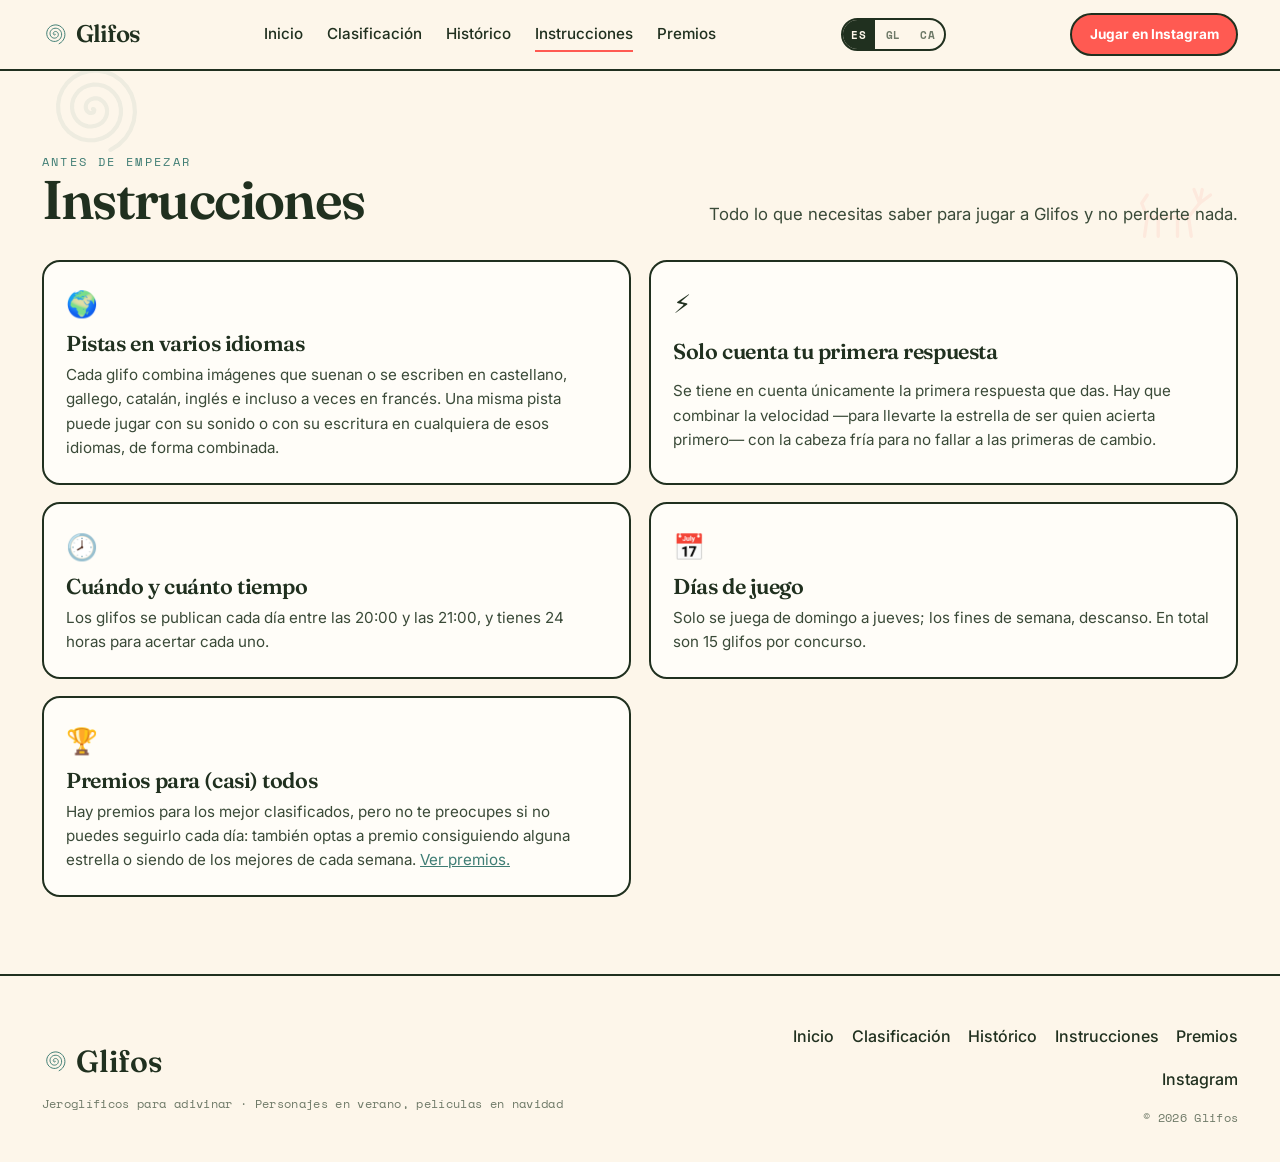
<file: instrucciones.html>
<!DOCTYPE html><html lang="es" class="no-js"><head><meta charset="UTF-8"><meta name="viewport" content="width=device-width, initial-scale=1"><title>Instrucciones · Glifos</title><meta name="description" content="Cómo se juega a Glifos."><script>document.documentElement.classList.remove('no-js');document.documentElement.classList.add('js');</script><link rel="preconnect" href="https://fonts.googleapis.com"><link rel="preconnect" href="https://fonts.gstatic.com" crossorigin><link rel="stylesheet" href="https://fonts.googleapis.com/css2?family=Fraunces:ital,opsz,wght@0,9..144,400..700;1,9..144,400..600&family=Inter:wght@300..600&family=Space+Mono:wght@400;700&display=swap"><link rel="icon" href="assets/img/favicon.svg" type="image/svg+xml"><link rel="stylesheet" href="styles.css?v=20261118"></head><body><a class="skip-link" href="#main" data-i18n="skip">x</a><div class="petro-bg" data-petro aria-hidden="true"></div><header class="nav" id="nav"><div class="wrap nav__in"><a class="brand" href="index.html"><svg viewBox="0 0 64 64" width="26" height="26"><use href="#p-spiral"/></svg>Glifos</a><nav class="nav__links" aria-label="Principal"><a href="index.html" data-i18n="nav.inicio">x</a><a href="concurso.html" data-i18n="nav.clasi">x</a><a href="historico.html" data-i18n="nav.hist">x</a><a href="instrucciones.html" data-i18n="nav.instr" aria-current="page">x</a><a href="premios.html" data-i18n="nav.premios">x</a></nav><div class="lang" data-lang-switch><button data-lang="es">ES</button><button data-lang="gl">GL</button><button data-lang="ca">CA</button></div><a class="btn btn--ig btn--sm nav__cta" href="https://instagram.com/cajiquesi" target="_blank" rel="noopener" data-i18n="nav.playIG">x</a><button class="nav__burger" aria-label="Menú" aria-expanded="false"><span></span><span></span><span></span></button></div><div class="nav__mobile"><div><a href="index.html" data-i18n="nav.inicio">x</a><a href="concurso.html" data-i18n="nav.clasi">x</a><a href="historico.html" data-i18n="nav.hist">x</a><a href="instrucciones.html" data-i18n="nav.instr" aria-current="page">x</a><a href="premios.html" data-i18n="nav.premios">x</a><a href="https://instagram.com/cajiquesi" target="_blank" rel="noopener" data-i18n="nav.ig">Instagram →</a><div class="lang" data-lang-switch><button data-lang="es">ES</button><button data-lang="gl">GL</button><button data-lang="ca">CA</button></div></div></div></header><main id="main"><section class="section"><div class="wrap">
<div class="section__head"><div><p class="kicker reveal" data-i18n="instr.kicker">x</p><h1 class="section__title reveal" data-i18n-html="instr.title">x</h1></div><p class="section__lead reveal" data-i18n="instr.lead">x</p></div>
<div class="rules">
<div class="rule reveal"><div class="ic">🌍</div><h3 data-i18n="rule1.t">x</h3><p data-i18n="rule1.p">x</p></div>
<div class="rule reveal"><div class="ic">⚡</div><h3 data-i18n="rule2.t">x</h3><p data-i18n="rule2.p">x</p></div>
<div class="rule reveal"><div class="ic">🕗</div><h3 data-i18n="rule3.t">x</h3><p data-i18n="rule3.p">x</p></div>
<div class="rule reveal"><div class="ic">📅</div><h3 data-i18n="rule4.t">x</h3><p data-i18n="rule4.p">x</p></div>
<div class="rule reveal"><div class="ic">🏆</div><h3 data-i18n="rule5.t">x</h3><p data-i18n-html="rule5.p">x</p></div>
</div></div></section></main><footer class="footer"><div class="wrap footer__grid"><div><div class="footer__brand"><svg viewBox="0 0 64 64" width="26" height="26"><use href="#p-spiral"/></svg>Glifos</div><p class="footer__meta" style="margin-top:.6rem" data-i18n="foot.tagline">x</p></div><div class="footer__right"><nav class="footer__links" aria-label="Pie"><a href="index.html" data-i18n="nav.inicio">x</a><a href="concurso.html" data-i18n="nav.clasi">x</a><a href="historico.html" data-i18n="nav.hist">x</a><a href="instrucciones.html" data-i18n="nav.instr">x</a><a href="premios.html" data-i18n="nav.premios">x</a><a href="https://instagram.com/cajiquesi" target="_blank" rel="noopener">Instagram</a></nav><p class="footer__meta" style="margin-top:1rem">© <span data-year>2026</span> Glifos</p></div></div></footer><script defer src="lib/gsap.min.js"></script><script defer src="lib/ScrollTrigger.min.js"></script><script defer src="lib/i18n.js?v=20261118"></script><script defer src="lib/data.js?v=20261118"></script><script defer src="lib/manifest.js?v=20261118"></script><script defer src="main.js?v=20261118"></script></body></html>
</file>
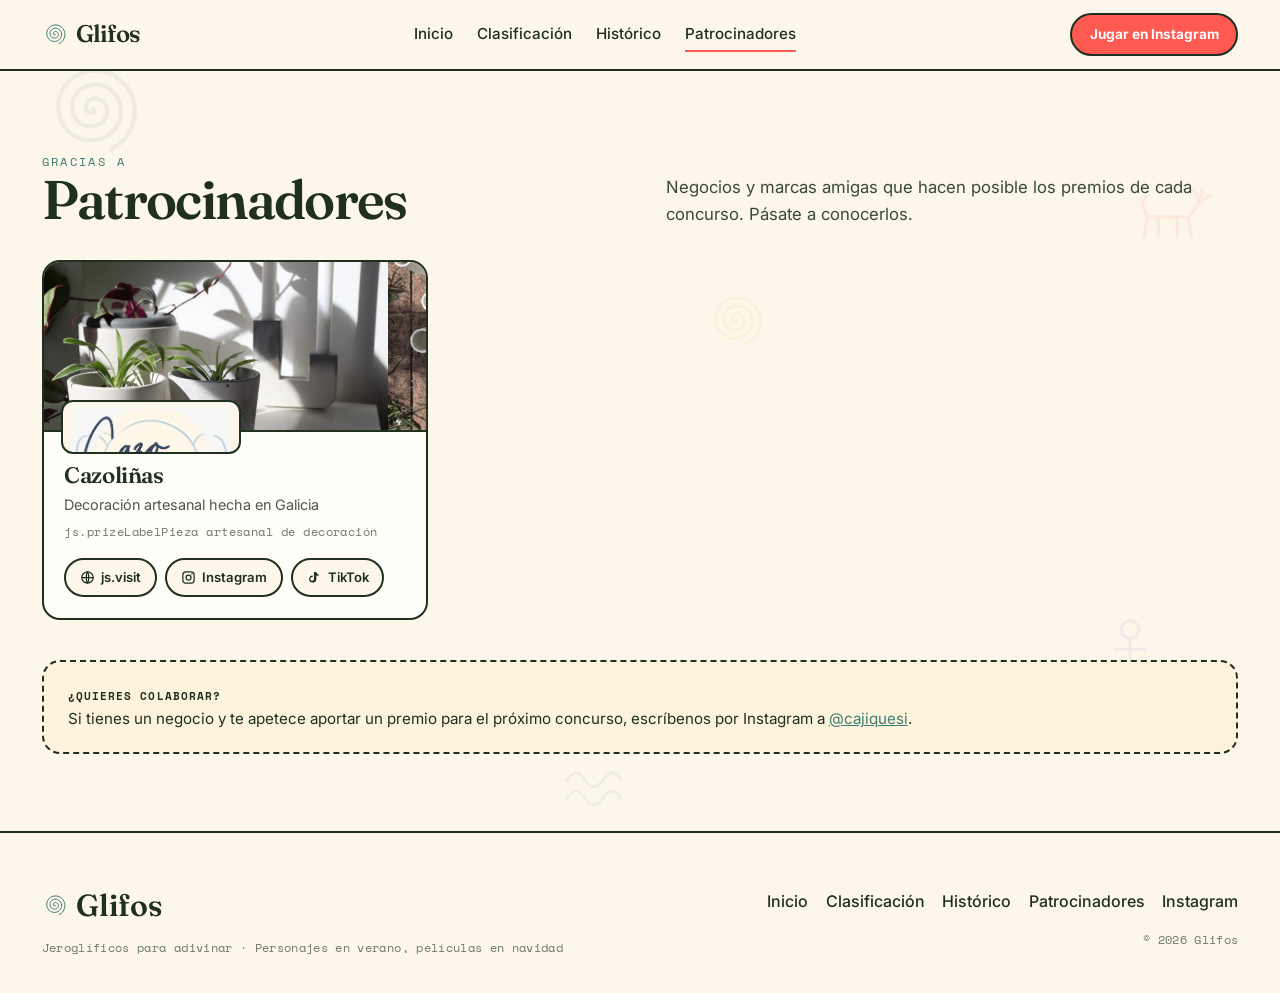
<file: patrocinadores.html>
<!DOCTYPE html>
<html lang="es" class="no-js">
<head>
<meta charset="UTF-8"><meta name="viewport" content="width=device-width, initial-scale=1">
<title>Patrocinadores · Glifos</title>
<meta name="description" content="Los negocios y marcas amigas que colaboran con Glifos entregando premios.">
<script>document.documentElement.classList.remove('no-js');document.documentElement.classList.add('js');</script>
<link rel="preconnect" href="https://fonts.googleapis.com"><link rel="preconnect" href="https://fonts.gstatic.com" crossorigin>
<link rel="stylesheet" href="https://fonts.googleapis.com/css2?family=Fraunces:ital,opsz,wght@0,9..144,400..700;1,9..144,400..600&family=Inter:wght@300..600&family=Space+Mono:wght@400;700&display=swap">
<link rel="icon" href="assets/img/favicon.svg" type="image/svg+xml">
<link rel="stylesheet" href="styles.css?v=20261118">
</head>
<body>
<a class="skip-link" href="#main">Saltar al contenido</a>
<div class="petro-bg" data-petro aria-hidden="true"></div>
<header class="nav" id="nav"><div class="wrap nav__in">
<a class="brand" href="index.html"><svg viewBox="0 0 64 64" width="26" height="26"><use href="#p-spiral"/></svg>Glifos</a>
<nav class="nav__links" aria-label="Principal"><a href="index.html">Inicio</a><a href="concurso.html">Clasificación</a><a href="historico.html">Histórico</a><a href="patrocinadores.html" aria-current="page">Patrocinadores</a></nav>
<a class="btn btn--ig btn--sm nav__cta" href="https://instagram.com/cajiquesi" target="_blank" rel="noopener">Jugar en Instagram</a>
<button class="nav__burger" aria-label="Abrir menú" aria-expanded="false"><span></span><span></span><span></span></button>
</div><div class="nav__mobile"><div><a href="index.html">Inicio</a><a href="concurso.html">Clasificación</a><a href="historico.html">Histórico</a><a href="patrocinadores.html" aria-current="page">Patrocinadores</a><a href="https://instagram.com/cajiquesi" target="_blank" rel="noopener">Instagram →</a></div></div></header>
<main id="main"><section class="section"><div class="wrap">
  <div class="section__head"><div><p class="kicker reveal">Gracias a</p><h1 class="section__title reveal">Patroci<em>nadores</em></h1></div>
    <p class="section__lead reveal">Negocios y marcas amigas que hacen posible los premios de cada concurso. Pásate a conocerlos.</p></div>
  <div class="spon-grid reveal" data-spon-grid></div>
  <div class="note reveal" style="margin-top:2.5rem"><b>¿Quieres colaborar?</b><br>Si tienes un negocio y te apetece aportar un premio para el próximo concurso, escríbenos por Instagram a <a href="https://instagram.com/cajiquesi" target="_blank" rel="noopener" style="color:var(--teal);text-decoration:underline">@cajiquesi</a>.</div>
</div></section></main>
<footer class="footer"><div class="wrap footer__grid">
<div><div class="footer__brand"><svg viewBox="0 0 64 64" width="26" height="26"><use href="#p-spiral"/></svg>Glifos</div>
<p class="footer__meta" style="margin-top:.6rem">Jeroglíficos para adivinar · Personajes en verano, películas en navidad</p></div>
<div class="footer__right"><nav class="footer__links" aria-label="Pie">
<a href="index.html">Inicio</a><a href="concurso.html">Clasificación</a><a href="historico.html">Histórico</a><a href="patrocinadores.html">Patrocinadores</a><a href="https://instagram.com/cajiquesi" target="_blank" rel="noopener">Instagram</a>
</nav><p class="footer__meta" style="margin-top:1rem">© <span data-year>2026</span> Glifos</p></div>
</div></footer>
<script defer src="lib/gsap.min.js"></script><script defer src="lib/ScrollTrigger.min.js"></script>
<script defer src="lib/data.js?v=20261118"></script><script defer src="lib/manifest.js?v=20261118"></script><script defer src="main.js?v=20261118"></script>
</body></html>
</file>
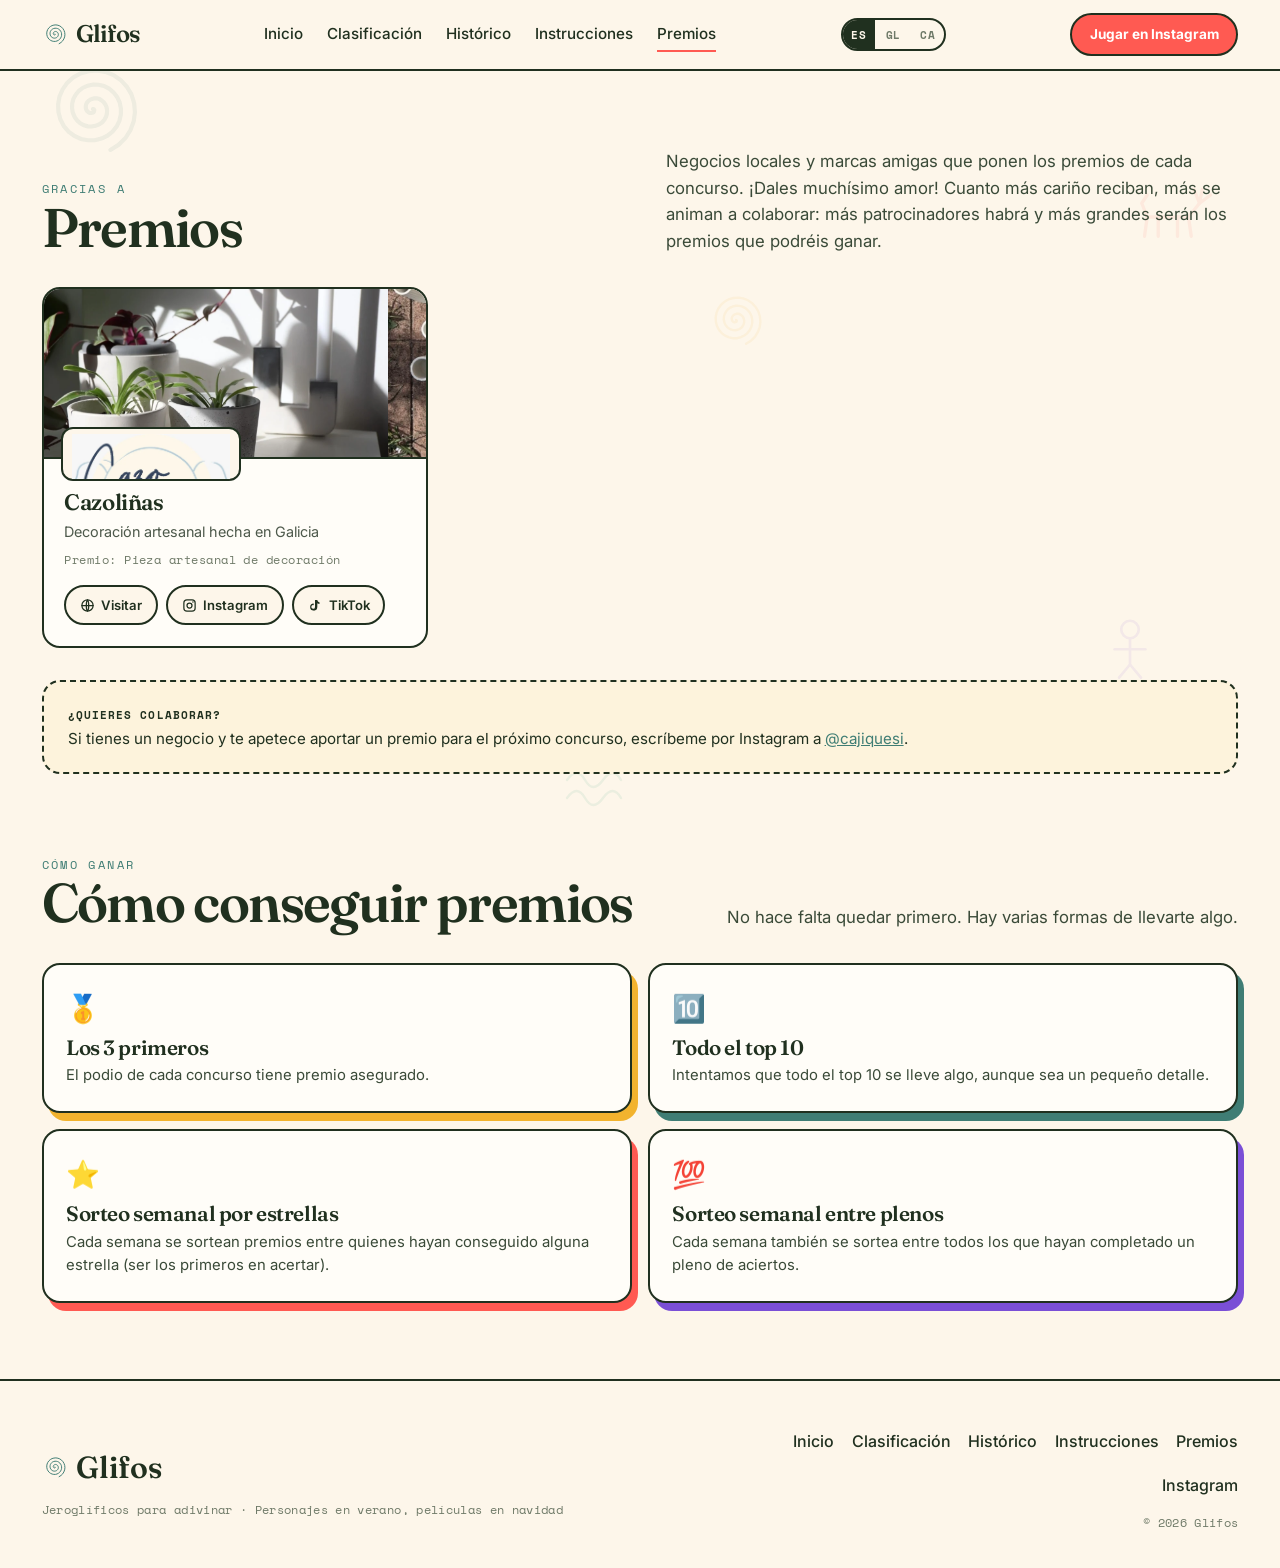
<file: premios.html>
<!DOCTYPE html><html lang="es" class="no-js"><head><meta charset="UTF-8"><meta name="viewport" content="width=device-width, initial-scale=1"><title>Premios · Glifos</title><meta name="description" content="Premios de Glifos y patrocinadores."><script>document.documentElement.classList.remove('no-js');document.documentElement.classList.add('js');</script><link rel="preconnect" href="https://fonts.googleapis.com"><link rel="preconnect" href="https://fonts.gstatic.com" crossorigin><link rel="stylesheet" href="https://fonts.googleapis.com/css2?family=Fraunces:ital,opsz,wght@0,9..144,400..700;1,9..144,400..600&family=Inter:wght@300..600&family=Space+Mono:wght@400;700&display=swap"><link rel="icon" href="assets/img/favicon.svg" type="image/svg+xml"><link rel="stylesheet" href="styles.css?v=20261118"></head><body><a class="skip-link" href="#main" data-i18n="skip">x</a><div class="petro-bg" data-petro aria-hidden="true"></div><header class="nav" id="nav"><div class="wrap nav__in"><a class="brand" href="index.html"><svg viewBox="0 0 64 64" width="26" height="26"><use href="#p-spiral"/></svg>Glifos</a><nav class="nav__links" aria-label="Principal"><a href="index.html" data-i18n="nav.inicio">x</a><a href="concurso.html" data-i18n="nav.clasi">x</a><a href="historico.html" data-i18n="nav.hist">x</a><a href="instrucciones.html" data-i18n="nav.instr">x</a><a href="premios.html" data-i18n="nav.premios" aria-current="page">x</a></nav><div class="lang" data-lang-switch><button data-lang="es">ES</button><button data-lang="gl">GL</button><button data-lang="ca">CA</button></div><a class="btn btn--ig btn--sm nav__cta" href="https://instagram.com/cajiquesi" target="_blank" rel="noopener" data-i18n="nav.playIG">x</a><button class="nav__burger" aria-label="Menú" aria-expanded="false"><span></span><span></span><span></span></button></div><div class="nav__mobile"><div><a href="index.html" data-i18n="nav.inicio">x</a><a href="concurso.html" data-i18n="nav.clasi">x</a><a href="historico.html" data-i18n="nav.hist">x</a><a href="instrucciones.html" data-i18n="nav.instr">x</a><a href="premios.html" data-i18n="nav.premios" aria-current="page">x</a><a href="https://instagram.com/cajiquesi" target="_blank" rel="noopener" data-i18n="nav.ig">Instagram →</a><div class="lang" data-lang-switch><button data-lang="es">ES</button><button data-lang="gl">GL</button><button data-lang="ca">CA</button></div></div></div></header><main id="main"><section class="section"><div class="wrap">
<div class="section__head"><div><p class="kicker reveal" data-i18n="premios.kicker">x</p><h1 class="section__title reveal" data-i18n-html="premios.title">x</h1></div><p class="section__lead reveal" data-i18n="premios.lead">x</p></div>
<div class="spon-grid reveal" data-spon-grid></div>
<div class="note reveal" style="margin-top:2rem" data-i18n-html="premios.colab">x</div>
</div></section>
<section class="section" style="padding-top:0"><div class="wrap">
<div class="section__head"><div><p class="kicker reveal" style="color:var(--teal)" data-i18n="how.kicker">x</p><h2 class="section__title reveal" data-i18n-html="how.title">x</h2></div><p class="section__lead reveal" data-i18n="how.lead">x</p></div>
<div class="prize-how">
<div class="prize-card reveal"><div class="ic">🥇</div><h3 data-i18n="prize1.t">x</h3><p data-i18n="prize1.p">x</p></div>
<div class="prize-card reveal"><div class="ic">🔟</div><h3 data-i18n="prize2.t">x</h3><p data-i18n="prize2.p">x</p></div>
<div class="prize-card reveal"><div class="ic">⭐</div><h3 data-i18n="prize3.t">x</h3><p data-i18n="prize3.p">x</p></div>
<div class="prize-card reveal"><div class="ic">💯</div><h3 data-i18n="prize4.t">x</h3><p data-i18n="prize4.p">x</p></div>
</div></div></section></main><footer class="footer"><div class="wrap footer__grid"><div><div class="footer__brand"><svg viewBox="0 0 64 64" width="26" height="26"><use href="#p-spiral"/></svg>Glifos</div><p class="footer__meta" style="margin-top:.6rem" data-i18n="foot.tagline">x</p></div><div class="footer__right"><nav class="footer__links" aria-label="Pie"><a href="index.html" data-i18n="nav.inicio">x</a><a href="concurso.html" data-i18n="nav.clasi">x</a><a href="historico.html" data-i18n="nav.hist">x</a><a href="instrucciones.html" data-i18n="nav.instr">x</a><a href="premios.html" data-i18n="nav.premios">x</a><a href="https://instagram.com/cajiquesi" target="_blank" rel="noopener">Instagram</a></nav><p class="footer__meta" style="margin-top:1rem">© <span data-year>2026</span> Glifos</p></div></div></footer><script defer src="lib/gsap.min.js"></script><script defer src="lib/ScrollTrigger.min.js"></script><script defer src="lib/i18n.js?v=20261118"></script><script defer src="lib/data.js?v=20261118"></script><script defer src="lib/manifest.js?v=20261118"></script><script defer src="main.js?v=20261118"></script></body></html>
</file>
<file: styles.css>
/* =============================================================
   GLIFOS · styles.css — petroglifos gallegos + color de juego
   ============================================================= */
:root{
  --bg:#fdf6ea; --bg2:#f6ead4; --bg3:#efe0c3; --paper:#fffdf8;
  --ink:#20301f; --ink2:#3a4a38; --mute:#6f7a68; --line:#20301f;
  --teal:#3f7d74; --coral:#ff5a52; --mustard:#f2b32e; --blue:#2f5bff; --green:#1f9e6e; --purple:#7a4fd6;
  --serif:"Fraunces",Georgia,"Times New Roman",serif;
  --sans:"Inter",system-ui,-apple-system,sans-serif;
  --mono:"Space Mono",ui-monospace,monospace;
  --ease:cubic-bezier(.16,1,.3,1); --bounce:cubic-bezier(.34,1.56,.64,1);
  --wrap:1200px; --gutter:clamp(1.1rem,4vw,2.6rem); --radius:18px;
}
*,*::before,*::after{box-sizing:border-box;margin:0}
html{-webkit-text-size-adjust:100%;scroll-behavior:smooth}
body{font-family:var(--sans);font-size:16px;line-height:1.6;color:var(--ink);background:var(--bg);
  -webkit-font-smoothing:antialiased;text-rendering:optimizeLegibility;overflow-x:clip}
img,svg{display:block;max-width:100%}
button{font:inherit;color:inherit;cursor:pointer;border:0;background:none}
a{color:inherit;text-decoration:none}
p{text-wrap:pretty}
h1,h2,h3,h4{text-wrap:balance;line-height:1.02;letter-spacing:-.02em;font-weight:600}
::selection{background:var(--mustard);color:var(--ink)}
:focus-visible{outline:2px solid var(--blue);outline-offset:3px;border-radius:4px}
.skip-link{position:fixed;top:-100px;left:1rem;padding:.6rem 1rem;background:var(--ink);color:var(--bg);z-index:9999;border-radius:8px;font-weight:600}
.skip-link:focus{top:1rem}
.sr-only{position:absolute;width:1px;height:1px;padding:0;margin:-1px;overflow:hidden;clip:rect(0,0,0,0);white-space:nowrap;border:0}

/* petroglyph background */
.petro-bg{position:fixed;inset:0;z-index:0;pointer-events:none;opacity:.08;overflow:hidden}
.petro-bg svg[data-motif]{position:absolute}

.wrap{width:min(100% - var(--gutter)*2,var(--wrap));margin-inline:auto;position:relative;z-index:1}
.kicker,.eyebrow{font-family:var(--mono);font-size:.74rem;letter-spacing:.2em;text-transform:uppercase;color:var(--teal);display:inline-flex;align-items:center;gap:.55rem}
.eyebrow svg{width:20px;height:20px}
.tag{font-family:var(--mono);font-size:.66rem;letter-spacing:.14em;text-transform:uppercase;padding:.28em .7em;border-radius:999px;border:1.5px solid var(--ink);display:inline-block}
.tag--verano{background:var(--mustard);color:var(--ink)}
.tag--navidad{background:var(--blue);color:#fff;border-color:var(--blue)}

/* buttons */
.btn{display:inline-flex;align-items:center;gap:.55rem;font-weight:700;font-size:.96rem;padding:.8rem 1.4rem;border-radius:999px;border:2px solid var(--ink);transition:transform .35s var(--ease),box-shadow .3s var(--ease),background .3s,color .3s}
.btn:hover{transform:translateY(-3px)}
.btn--primary{background:var(--ink);color:var(--bg)}.btn--primary:hover{box-shadow:6px 8px 0 var(--teal)}
.btn--ig{background:var(--coral);color:#fff}.btn--ig:hover{box-shadow:6px 8px 0 var(--purple)}
.btn--sun{background:var(--mustard);color:var(--ink)}.btn--sun:hover{box-shadow:6px 8px 0 var(--ink)}
.btn--ghost{background:transparent}.btn--ghost:hover{background:var(--ink);color:var(--bg);box-shadow:6px 8px 0 var(--mustard)}
.btn--sm{padding:.55rem 1.1rem;font-size:.85rem}

/* nav */
.nav{position:sticky;top:0;z-index:200;background:color-mix(in srgb,var(--bg) 88%,transparent);backdrop-filter:blur(10px);border-bottom:2px solid var(--ink)}
.nav__in{display:flex;align-items:center;justify-content:space-between;gap:1rem;padding:.8rem 0}
.brand{display:inline-flex;align-items:center;gap:.5rem;font-family:var(--serif);font-weight:600;font-size:1.5rem;letter-spacing:-.03em}
.brand svg{width:26px;height:26px;color:var(--teal)}
.nav__links{display:none;gap:1.5rem;align-items:center}
.nav__links a{font-weight:500;font-size:.95rem;position:relative;padding:.2rem 0}
.nav__links a::after{content:"";position:absolute;left:0;bottom:-2px;width:0;height:2px;background:var(--coral);transition:width .35s var(--ease)}
.nav__links a:hover::after,.nav__links a[aria-current="page"]::after{width:100%}
.nav__cta{display:none}
.nav__burger{display:inline-flex;flex-direction:column;gap:5px;padding:.5rem}
.nav__burger span{width:26px;height:2.5px;background:var(--ink);border-radius:2px;transition:transform .3s var(--ease),opacity .3s}
.nav.is-open .nav__burger span:nth-child(1){transform:translateY(7.5px) rotate(45deg)}
.nav.is-open .nav__burger span:nth-child(2){opacity:0}
.nav.is-open .nav__burger span:nth-child(3){transform:translateY(-7.5px) rotate(-45deg)}
.nav__mobile{display:grid;grid-template-rows:0fr;overflow:hidden;transition:grid-template-rows .4s var(--ease)}
.nav.is-open .nav__mobile{grid-template-rows:1fr;border-top:2px solid var(--ink)}
.nav__mobile>div{min-height:0}
.nav__mobile a{display:block;padding:1rem var(--gutter);font-family:var(--serif);font-size:1.35rem;border-bottom:1px solid var(--line)}
@media(min-width:1000px){.nav__links{display:flex}.nav__cta{display:inline-flex}.nav__burger{display:none}}

/* splash */
.splash{position:fixed;inset:0;z-index:1000;background:var(--ink);display:grid;place-items:center;animation:splashOut .8s var(--ease) 1.9s forwards}
.splash__word{display:flex;gap:.04em;font-family:var(--serif);font-weight:600;color:var(--bg);font-size:clamp(3rem,14vw,8rem);letter-spacing:-.04em}
.splash__word span{display:inline-block;transform:translateY(120%);animation:splashLetter .8s var(--ease) forwards}
.splash__word span:nth-child(1){animation-delay:.05s}.splash__word span:nth-child(2){animation-delay:.13s;color:var(--coral)}
.splash__word span:nth-child(3){animation-delay:.21s}.splash__word span:nth-child(4){animation-delay:.29s;color:var(--mustard)}
.splash__word span:nth-child(5){animation-delay:.37s}.splash__word span:nth-child(6){animation-delay:.45s;color:var(--teal)}
@keyframes splashLetter{to{transform:translateY(0)}}
@keyframes splashOut{to{opacity:0;visibility:hidden;transform:translateY(-14px)}}
.no-js .splash{display:none}

/* reveal */
.reveal{opacity:0;transform:translateY(24px);transition:opacity .8s var(--ease),transform .8s var(--ease)}
.reveal.is-in{opacity:1;transform:none}
html:not(.is-ready) .reveal{opacity:1!important;transform:none!important}

/* hero */
.hero{padding:clamp(1.2rem,3.5vw,2.4rem) 0 clamp(1.2rem,3vw,2.2rem)}
.hero__band{position:relative;border:3px solid var(--ink);border-radius:24px;background:var(--paper);padding:clamp(1.4rem,3.4vw,2.4rem);overflow:hidden;box-shadow:8px 10px 0 var(--ink)}
.hero__wave{position:absolute;left:0;right:0;bottom:-2px;height:110px;color:var(--teal);opacity:.14;z-index:0}
.hero__band>*{position:relative;z-index:1}
.hero h1{font-family:var(--serif);font-weight:600;font-size:clamp(2.1rem,6vw,3.9rem);line-height:.98;letter-spacing:-.03em;margin:.2rem 0 .5rem}
.hero h1 em{font-style:italic;color:var(--coral)}
.hero .sub{font-size:clamp(1rem,2.3vw,1.25rem);max-width:42ch;color:var(--ink2)}
.hero__cta{display:flex;flex-wrap:wrap;gap:.7rem;margin-top:1.5rem}
.chips{display:flex;flex-wrap:wrap;gap:.55rem;margin-top:1.3rem}
.chip{font-family:var(--mono);font-size:.72rem;padding:.5rem .9rem;border-radius:999px;border:2px solid var(--ink);background:var(--bg)}

/* daily glyph */
.daily{display:grid;gap:1.4rem;margin-top:1.8rem;grid-template-columns:1fr}
.daily__stage{position:relative;min-height:240px;border-radius:14px;overflow:hidden;border:2px dashed color-mix(in srgb,var(--ink) 35%,transparent);
  background:radial-gradient(circle at 25% 30%,color-mix(in srgb,var(--mustard) 45%,transparent),transparent 45%),radial-gradient(circle at 75% 70%,color-mix(in srgb,var(--teal) 40%,transparent),transparent 45%),var(--bg2);
  display:grid;place-items:center;padding:.6rem}
.daily__stage img{max-width:100%;max-height:340px;width:auto;height:auto;object-fit:contain;border-radius:8px}
.daily__ph{text-align:center;padding:1.2rem}
.daily__ph .q3{font-family:var(--serif);font-size:clamp(2.6rem,9vw,4rem);color:var(--teal)}
.daily__ph .q3 b:nth-child(2){color:var(--coral)}.daily__ph .q3 b:nth-child(3){color:var(--blue)}
.daily__ph p{font-family:var(--mono);font-size:.7rem;letter-spacing:.1em;text-transform:uppercase;color:var(--mute);margin-top:.5rem}

/* sponsors strip */
.spon-strip{display:flex;flex-wrap:wrap;gap:.55rem;align-items:center;margin-top:1.5rem;padding-top:1.1rem;border-top:1.5px dashed var(--mute)}
.spon-strip .lbl{font-family:var(--mono);font-size:.64rem;letter-spacing:.14em;text-transform:uppercase;color:var(--mute)}
.spon-pill{padding:.4rem .8rem;border:2px solid var(--ink);border-radius:10px;background:var(--bg);font-weight:600;font-size:.82rem;transition:transform .3s var(--ease)}
.spon-pill:hover{transform:translateY(-2px)}
.spon-pill:nth-child(2n){box-shadow:3px 3px 0 var(--mustard)}
.spon-pill:nth-child(3n){box-shadow:3px 3px 0 var(--blue)}

/* sections */
.section{padding:clamp(2.6rem,6vw,5rem) 0;position:relative}
.section--band{background:var(--ink);color:var(--bg)}
.section__head{display:flex;flex-wrap:wrap;align-items:end;justify-content:space-between;gap:1rem;margin-bottom:2rem}
.section__title{font-family:var(--serif);font-weight:600;font-size:clamp(1.9rem,5vw,3.4rem);line-height:1;letter-spacing:-.03em}
.section__title em{font-style:normal;color:inherit}
.section--band .section__title em{color:var(--mustard)}
.section__lead{max-width:52ch;color:var(--ink2);font-size:1.05rem}
.section--band .section__lead{color:color-mix(in srgb,var(--bg) 78%,transparent)}

/* stats */
.stats{display:grid;grid-template-columns:repeat(2,1fr);gap:1px;background:var(--line);border:2px solid var(--ink);border-radius:var(--radius);overflow:hidden}
.stat{background:var(--bg);padding:1.5rem 1rem;text-align:center}
.stat__num{font-family:var(--serif);font-weight:600;font-size:clamp(2rem,6vw,3.4rem);line-height:1}
.stat:nth-child(1) .stat__num{color:var(--coral)}.stat:nth-child(2) .stat__num{color:var(--teal)}
.stat:nth-child(3) .stat__num{color:var(--blue)}.stat:nth-child(4) .stat__num{color:var(--purple)}
.stat__label{font-family:var(--mono);font-size:.68rem;letter-spacing:.08em;text-transform:uppercase;color:var(--mute);margin-top:.5rem}
@media(min-width:720px){.stats{grid-template-columns:repeat(4,1fr)}}

/* steps / cards */
.cards{display:grid;gap:1.1rem;grid-template-columns:1fr}
.pcard{border:2px solid var(--ink);border-radius:var(--radius);padding:1.5rem;background:var(--paper);transition:transform .4s var(--ease),box-shadow .4s var(--ease);display:grid;gap:.5rem}
.pcard:hover{transform:translateY(-5px);box-shadow:8px 10px 0 var(--ink)}
.pcard h3{font-family:var(--serif);font-size:1.5rem}
.pcard p{color:var(--ink2);font-size:.96rem}
@media(min-width:820px){.cards{grid-template-columns:repeat(3,1fr)}}
.cards--2{grid-template-columns:1fr}@media(min-width:720px){.cards--2{grid-template-columns:repeat(2,1fr)}}

/* controls */
.controls{display:flex;flex-wrap:wrap;gap:.5rem;margin-bottom:1.4rem}
.chip-btn{font-family:var(--mono);font-size:.8rem;padding:.5rem 1rem;border-radius:999px;border:2px solid var(--ink);background:var(--bg);transition:background .25s,color .25s,transform .25s var(--ease)}
.chip-btn:hover{transform:translateY(-2px)}
.chip-btn.is-active{background:var(--ink);color:var(--bg)}

/* podium */
.podium{display:grid;grid-template-columns:1fr;gap:1rem;margin-bottom:2.2rem}
.pod{border:2.5px solid var(--ink);border-radius:var(--radius);padding:1.3rem;text-align:center;background:var(--paper)}
.pod__medal{font-size:1.9rem}
.pod__user{font-family:var(--serif);font-weight:600;font-size:1.4rem;margin:.35rem 0 .15rem;word-break:break-word}
.pod__pts{font-family:var(--mono);font-size:.8rem;color:var(--mute)}
.pod__stars{color:var(--mustard);font-size:.9rem;margin-top:.2rem}
.pod--1{background:color-mix(in srgb,var(--mustard) 28%,var(--paper));box-shadow:8px 10px 0 var(--mustard)}
.pod--2{background:color-mix(in srgb,#d9d9d9 40%,var(--paper));box-shadow:8px 10px 0 #cfcabc}
.pod--3{background:color-mix(in srgb,var(--coral) 22%,var(--paper));box-shadow:8px 10px 0 color-mix(in srgb,var(--coral) 55%,var(--paper))}
@media(min-width:760px){.podium{grid-template-columns:repeat(3,1fr);align-items:end}.pod--1{order:2;transform:translateY(-14px)}.pod--2{order:1}.pod--3{order:3}}

/* classification table */
.board-tools{display:flex;flex-wrap:wrap;gap:.6rem;align-items:center;margin-bottom:1rem}
.board-tools input{padding:.6rem .9rem;border:2px solid var(--ink);border-radius:10px;background:var(--bg);font-family:var(--sans);font-size:.95rem;max-width:320px;width:100%}
.legend{display:flex;flex-wrap:wrap;gap:.9rem;margin:1rem 0;font-family:var(--mono);font-size:.7rem}
.legend b{display:inline-flex;align-items:center;gap:.4rem;font-weight:400}
.dot{width:15px;height:15px;border-radius:5px;border:1.5px solid var(--ink);display:inline-block}
.dot.hit{background:var(--green)}.dot.miss{background:var(--coral)}.dot.none{background:var(--bg2)}.dot.star{background:var(--green);box-shadow:0 0 0 2px var(--mustard) inset}

.qwrap{overflow-x:auto;border:2.5px solid var(--ink);border-radius:16px;background:var(--paper);-webkit-overflow-scrolling:touch}
.q{border-collapse:separate;border-spacing:0;width:100%;font-size:.82rem}
.q th,.q td{padding:0;text-align:center}
.q thead th{position:sticky;top:0;background:var(--bg2);border-bottom:2px solid var(--ink);font-family:var(--mono);font-weight:400;padding:.5rem .2rem;vertical-align:middle;z-index:1}
.q .corner{position:sticky;left:0;z-index:4;background:var(--bg2);text-align:left;padding-left:.9rem;min-width:150px;font-family:var(--mono);font-size:.58rem;letter-spacing:.08em}
.q .achead{min-width:66px;font-size:.56rem;letter-spacing:.05em}
.q .numbtn{width:26px;height:26px;border-radius:8px;border:2px solid var(--ink);background:var(--paper);font-family:var(--mono);font-weight:700;font-size:.76rem;cursor:pointer;margin:0 auto;display:grid;place-items:center;transition:transform .2s,background .2s,color .2s}
.q .numbtn:hover{transform:translateY(-2px);background:var(--teal);color:#fff}
.q .wk{border-left:3px solid var(--ink)}
.q tbody th.name{position:sticky;left:0;z-index:2;background:var(--paper);text-align:left;padding:.35rem .9rem;font-weight:600;min-width:150px;border-bottom:1px solid #e8e0cc;cursor:pointer;white-space:nowrap}
.q tbody tr:nth-child(even) th.name,.q tbody tr:nth-child(even) td{background:#faf4e6}
.q tbody th.name:hover{color:var(--teal)}
.q tbody tr.is-hit th.name,.q tbody tr.is-hit td{background:color-mix(in srgb,var(--mustard) 35%,var(--paper))!important}
.q tbody tr.is-dim{display:none}
.q .pos{color:var(--mute);font-family:var(--mono);font-size:.7rem;margin-right:.4rem}
.q .stars{color:var(--mustard);letter-spacing:-1px;margin-left:.35rem}
.q td{border-bottom:1px solid #e8e0cc;height:30px}
.q td.ac{font-family:var(--mono);font-weight:700;border-left:2px solid var(--ink);border-right:2px solid var(--ink);min-width:66px}
.q td.wk{border-left:3px solid var(--ink)}
.cell{width:20px;height:20px;border-radius:5px;margin:0 auto;border:1.5px solid rgba(32,48,31,.22);display:grid;place-items:center}
.cell.hit{background:var(--green);border-color:var(--green)}.cell.miss{background:var(--coral);border-color:var(--coral)}.cell.none{background:var(--bg2)}
.cell.star{background:var(--green);border-color:var(--mustard);box-shadow:0 0 0 2px var(--mustard) inset}
.cell.star span{color:#fff;font-size:.68rem}

/* glyph list (histórico) */
.glyphgrid{display:grid;gap:1rem;grid-template-columns:1fr}
.gcard{border:2px solid var(--ink);border-radius:14px;padding:1.1rem 1.2rem;background:var(--paper);display:grid;gap:.55rem;cursor:pointer;transition:transform .35s var(--ease),box-shadow .35s var(--ease)}
.gcard:hover{transform:translateY(-4px);box-shadow:6px 8px 0 var(--ink)}
.gcard__top{display:flex;align-items:baseline;justify-content:space-between;gap:.7rem}
.gcard__name{font-family:var(--serif);font-weight:600;font-size:1.25rem}
.gcard__num{font-family:var(--mono);font-size:.72rem;color:#fff;padding:.12rem .5rem;border-radius:999px;background:var(--teal)}
.gcard__solved{font-family:var(--mono);font-size:.76rem;color:var(--mute)}.gcard__solved b{color:var(--ink)}
.gbar{height:9px;border-radius:999px;background:var(--bg3);overflow:hidden;border:1.5px solid var(--ink)}
.gbar>i{display:block;height:100%;border-radius:999px}
@media(min-width:640px){.glyphgrid{grid-template-columns:repeat(2,1fr)}}
@media(min-width:1024px){.glyphgrid{grid-template-columns:repeat(3,1fr)}}

.edition__meta{display:flex;flex-wrap:wrap;gap:1.3rem;margin:0 0 1.6rem;font-family:var(--mono);font-size:.8rem;color:var(--mute)}
.edition__meta b{color:var(--ink)}
.subtabs{display:flex;gap:.5rem;margin-bottom:1.4rem;flex-wrap:wrap}
.subtab{font-family:var(--mono);font-size:.82rem;padding:.5rem 1.1rem;border:2px solid var(--ink);border-radius:999px;background:var(--bg)}
.subtab.is-active{background:var(--teal);color:#fff;border-color:var(--teal)}

/* random mode */
.random{border:3px solid var(--ink);border-radius:20px;background:var(--paper);padding:1.6rem;box-shadow:8px 10px 0 var(--purple);display:grid;gap:.7rem}
.random .big{font-family:var(--serif);font-size:clamp(1.4rem,4vw,2rem);font-weight:600}
.stage{min-height:200px;border-radius:12px;border:1.5px dashed var(--mute);background:var(--bg2);display:grid;place-items:center;text-align:center;padding:.6rem}
.stage img{max-width:100%;max-height:320px;width:auto;height:auto;object-fit:contain;border-radius:8px}
.stage .q3{font-family:var(--serif);font-size:2.4rem;color:var(--teal)}
.grow{display:flex;gap:.5rem;flex-wrap:wrap}
.grow input{flex:1;min-width:180px;padding:.7rem .9rem;border:2px solid var(--ink);border-radius:10px;font-family:var(--sans);font-size:1rem}
.grow button{padding:.7rem 1.1rem;border:2px solid var(--ink);border-radius:10px;background:var(--ink);color:var(--bg);font-weight:700}
.fb{min-height:1.4rem;font-weight:600;font-size:.92rem}
.fb.ok{color:var(--green)}.fb.no{color:var(--coral)}

/* modal */
.overlay{position:fixed;inset:0;background:rgba(32,48,31,.55);z-index:300;display:none;place-items:center;padding:1.2rem;overflow-y:auto}
.overlay.open{display:grid}
.modal{background:var(--paper);border:3px solid var(--ink);border-radius:20px;max-width:470px;width:100%;padding:1.8rem;box-shadow:10px 12px 0 var(--teal);margin:auto}
.modal h3{font-family:var(--serif);font-size:1.9rem;font-weight:600}
.modal .close{float:right;font-family:var(--mono);font-size:.8rem;border:2px solid var(--ink);border-radius:8px;padding:.2rem .6rem;background:var(--bg)}
.pstats{display:grid;grid-template-columns:repeat(3,1fr);gap:.7rem;margin:1rem 0}
.pstat{border:2px solid var(--ink);border-radius:12px;padding:.8rem;text-align:center}
.pstat b{font-family:var(--serif);font-size:1.7rem;display:block;line-height:1}
.pstat:nth-child(1) b{color:var(--green)}.pstat:nth-child(2) b{color:var(--coral)}.pstat:nth-child(3) b{color:var(--mustard)}
.pstat span{font-family:var(--mono);font-size:.56rem;letter-spacing:.06em;text-transform:uppercase;color:var(--mute)}
.modal .muted{font-size:.82rem;color:var(--mute);font-style:italic}
.achv{display:flex;flex-wrap:wrap;gap:.4rem;margin-top:.6rem}
.achv span{font-family:var(--mono);font-size:.68rem;padding:.3rem .6rem;border-radius:999px;border:1.5px solid var(--ink);background:var(--bg)}

/* sponsors page */
.spon-grid{display:grid;gap:1.2rem;grid-template-columns:1fr}
.spon-card{border:2.5px solid var(--ink);border-radius:var(--radius);background:var(--paper);display:flex;flex-direction:column;overflow:hidden;transition:transform .35s var(--ease),box-shadow .35s var(--ease)}
.spon-card:hover{transform:translateY(-5px)}
.spon-card:nth-child(3n+1):hover{box-shadow:8px 10px 0 var(--mustard)}
.spon-card:nth-child(3n+2):hover{box-shadow:8px 10px 0 var(--blue)}
.spon-card:nth-child(3n):hover{box-shadow:8px 10px 0 var(--coral)}
.spon-card__media{position:relative}
.spon-card__gallery{display:flex;overflow-x:auto;scroll-snap-type:x mandatory;scrollbar-width:none;-webkit-overflow-scrolling:touch}
.spon-card__gallery::-webkit-scrollbar{display:none}
.spon-card__gallery .spon-card__photo{flex:0 0 100%;scroll-snap-align:start}
.spon-card__gallery--multi .spon-card__photo{flex:0 0 90%}
.spon-card__photo{display:block;width:100%;height:170px;object-fit:cover;border-bottom:2.5px solid var(--ink)}
.spon-card__photo--ph{background:radial-gradient(circle at 30% 30%,color-mix(in srgb,var(--mustard) 50%,transparent),transparent 55%),radial-gradient(circle at 75% 65%,color-mix(in srgb,var(--teal) 45%,transparent),transparent 55%),var(--bg2)}
.spon-card__logo{position:absolute;left:1.1rem;bottom:-22px;height:54px;min-width:54px;max-width:180px;padding:.3rem .55rem;border-radius:12px;background:var(--bg);border:2px solid var(--ink);display:grid;place-items:center;font-family:var(--serif);font-weight:600;font-size:1.5rem;color:var(--teal);overflow:hidden}
.spon-card__logo img{height:100%;width:auto;max-width:100%;object-fit:contain;display:block}
.spon-card__body{padding:2rem 1.3rem 1.3rem;display:grid;gap:.5rem;flex:1}
.spon-card h3{font-family:var(--serif);font-size:1.4rem}
.spon-card__desc{font-size:.9rem;color:color-mix(in srgb,var(--ink) 80%,transparent);line-height:1.45}
.spon-card .prize{font-family:var(--mono);font-size:.72rem;color:var(--mute);letter-spacing:.04em}
.spon-card__links{display:flex;flex-wrap:wrap;gap:.5rem;margin-top:auto;padding-top:.5rem}
.spon-link{display:inline-flex;align-items:center;gap:.4rem;font-weight:600;font-size:.82rem;padding:.45rem .85rem;border:2px solid var(--ink);border-radius:999px;background:var(--bg);transition:transform .3s var(--ease),background .3s,color .3s}
.spon-link svg{flex:none}
.spon-link:hover{transform:translateY(-2px)}
.spon-link--ig:hover{background:var(--coral);color:#fff}
.spon-link--tiktok:hover{background:var(--ink);color:#fff}
.spon-link--youtube:hover{background:#c4302b;color:#fff;border-color:#c4302b}
@media(min-width:720px){.spon-grid{grid-template-columns:repeat(2,1fr)}}
@media(min-width:1040px){.spon-grid{grid-template-columns:repeat(3,1fr)}}

/* note */
.note{border:2px dashed var(--ink);border-radius:var(--radius);padding:1.3rem 1.5rem;background:color-mix(in srgb,var(--mustard) 14%,var(--paper));font-size:.95rem}
.note b{font-family:var(--mono);font-size:.68rem;letter-spacing:.1em;text-transform:uppercase}

/* cta */
.cta{text-align:center}
.cta__title{font-family:var(--serif);font-weight:600;font-size:clamp(2rem,6vw,4.2rem);line-height:1;letter-spacing:-.03em}
.cta__title em{font-style:italic;color:var(--mustard)}
.cta__sub{max-width:42ch;margin:1.1rem auto 1.8rem;color:color-mix(in srgb,var(--bg) 80%,transparent)}

/* footer */
.footer{border-top:2px solid var(--ink);padding:3rem 0 2.2rem}
.footer__grid{display:grid;gap:1.8rem;grid-template-columns:1fr}
.footer__brand{font-family:var(--serif);font-size:1.9rem;font-weight:600;display:inline-flex;align-items:center;gap:.5rem}
.footer__brand svg{width:26px;height:26px;color:var(--teal)}
.footer__links{display:flex;flex-wrap:wrap;gap:1.1rem}
.footer__links a{font-weight:500}.footer__links a:hover{color:var(--teal)}
.footer__meta{font-family:var(--mono);font-size:.72rem;color:var(--mute);letter-spacing:.03em}
@media(min-width:760px){.footer__grid{grid-template-columns:1.4fr 1fr;align-items:center}.footer__right{text-align:right}.footer__links{justify-content:flex-end}}

@media(prefers-reduced-motion:reduce){.hero__wave{animation:none}}

/* --- v3 additions --- */
/* tabs in glyph modal */
.tabs{display:flex;gap:.4rem;margin:.4rem 0 1rem;border-bottom:2px solid var(--ink)}
.tab{font-family:var(--mono);font-size:.8rem;padding:.55rem 1rem;border:2px solid var(--ink);border-bottom:0;border-radius:10px 10px 0 0;background:var(--bg);margin-bottom:-2px;color:var(--mute)}
.tab.is-active{background:var(--paper);color:var(--ink);font-weight:700}
.reveal-ans{margin-top:.7rem;font-family:var(--serif);font-size:1.3rem;font-weight:600;color:var(--teal)}
[data-g-reveal]{margin-top:.6rem}

/* profile editions table */
.edrow{display:grid;grid-template-columns:1fr auto 3.4rem;gap:.6rem;align-items:center;padding:.4rem 0;border-bottom:1px solid #e8e0cc;font-size:.86rem}
.edrow--head{font-family:var(--mono);font-size:.6rem;letter-spacing:.06em;text-transform:uppercase;color:var(--mute);border-bottom:2px solid var(--ink)}
.edrow .mono{font-family:var(--mono);color:var(--ink2)}
.edrow .star-col{text-align:right;color:var(--mustard)}

/* tiebreak / info ordered list */
.steps-ol{counter-reset:st;display:grid;gap:.8rem;margin-top:.4rem}
.steps-ol li{list-style:none;position:relative;padding-left:2.6rem;font-size:.95rem}
.steps-ol li::before{counter-increment:st;content:counter(st);position:absolute;left:0;top:0;width:1.9rem;height:1.9rem;border-radius:50%;background:var(--ink);color:var(--bg);font-family:var(--mono);font-size:.85rem;display:grid;place-items:center}
.steps-ol li b{color:var(--teal)}
.example{margin-top:1rem;border-left:3px solid var(--mustard);padding:.6rem .9rem;background:color-mix(in srgb,var(--mustard) 12%,var(--paper));font-size:.9rem;border-radius:0 10px 10px 0}

/* instrucciones cards */
.rules{display:grid;gap:1.1rem;grid-template-columns:1fr}
.rule{border:2px solid var(--ink);border-radius:var(--radius);padding:1.4rem;background:var(--paper);display:grid;gap:.5rem}
.rule .ic{font-size:1.6rem}
.rule h3{font-family:var(--serif);font-size:1.35rem}
.rule p{color:var(--ink2);font-size:.95rem}
@media(min-width:720px){.rules{grid-template-columns:repeat(2,1fr)}}

/* premios how-to */
.prize-how{display:grid;gap:1rem;grid-template-columns:1fr;margin-top:1.4rem}
.prize-card{border:2.5px solid var(--ink);border-radius:var(--radius);padding:1.4rem;background:var(--paper);display:grid;gap:.4rem}
.prize-card .ic{font-size:1.7rem}
.prize-card h3{font-family:var(--serif);font-size:1.3rem}
.prize-card p{color:var(--ink2);font-size:.93rem}
.prize-card:nth-child(1){box-shadow:6px 8px 0 var(--mustard)}
.prize-card:nth-child(2){box-shadow:6px 8px 0 var(--teal)}
.prize-card:nth-child(3){box-shadow:6px 8px 0 var(--coral)}
.prize-card:nth-child(4){box-shadow:6px 8px 0 var(--purple)}
@media(min-width:720px){.prize-how{grid-template-columns:repeat(2,1fr)}}

/* --- v4 additions --- */
.next-contest{display:inline-block;font-family:var(--mono);font-size:.72rem;letter-spacing:.02em;background:var(--mustard);color:var(--ink);border:2px solid var(--ink);border-radius:999px;padding:.4rem .9rem;margin-bottom:1rem}
.next-contest b{font-weight:700}
.numbtn.is-bis{background:var(--mustard);border-style:dashed}
.numbtn.is-bis sup{font-size:.6em}
.q th.bis,.q td.bis{background:color-mix(in srgb,var(--mustard) 14%,transparent)}

/* --- v5: selector de idioma --- */
.lang{display:inline-flex;gap:2px;border:2px solid var(--ink);border-radius:999px;overflow:hidden;background:var(--bg)}
.lang button{font-family:var(--mono);font-size:.7rem;font-weight:700;letter-spacing:.04em;padding:.32rem .55rem;color:var(--ink-mute,var(--mute))}
.lang button.is-active{background:var(--ink);color:var(--bg)}
.nav__mobile .lang{margin:1rem var(--gutter)}
@media(max-width:999px){.nav__in .lang{display:none}}

/* =============================================================
   REPASO MÓVIL — pantallas pequeñas (tráfico desde Instagram)
   ============================================================= */
.q-hint{display:none}

@media(max-width:640px){
  /* Objetivos táctiles más grandes */
  .btn{padding:.85rem 1.3rem;min-height:46px}
  .btn--sm{padding:.6rem 1rem;font-size:.85rem;min-height:40px}
  .chip-btn{padding:.6rem 1.05rem;font-size:.82rem;min-height:40px}
  .tab{padding:.65rem 1.05rem;min-height:42px}
  .lang button{padding:.5rem .8rem;font-size:.8rem}

  /* Tabla de clasificación deslizable + aviso */
  .q-hint{display:block;font-family:var(--mono);font-size:.72rem;letter-spacing:.04em;color:var(--teal);margin:0 0 .5rem;animation:hintPulse 1.8s ease-in-out infinite}
  @keyframes hintPulse{0%,100%{opacity:.55}50%{opacity:1}}
  .qwrap{position:relative;border-radius:14px}
  /* pista visual de que hay más a la derecha */
  .qwrap::after{content:"";position:sticky;top:0;right:0;float:right;width:26px;height:100%;pointer-events:none;
    background:linear-gradient(to right,transparent,color-mix(in srgb,var(--ink) 12%,transparent));margin-left:-26px}
  .q{font-size:.8rem}
  .q .corner,.q tbody th.name{min-width:118px;padding-left:.6rem}
  .q .numbtn{width:32px;height:32px;font-size:.82rem}        /* nº más grande para el dedo */
  .q .achead{min-width:54px}
  .q td.ac{min-width:54px}
  .cell{width:19px;height:19px}

  /* Ventanas emergentes: que quepan y hagan scroll */
  .overlay{padding:.8rem;align-items:flex-start}
  .modal{padding:1.3rem;max-height:90vh;overflow-y:auto;-webkit-overflow-scrolling:touch;box-shadow:6px 8px 0 var(--teal)}
  .modal .close{padding:.45rem .8rem;font-size:.9rem}
  .modal h3{font-size:1.6rem}
  .pstats{gap:.5rem}
  .pstat{padding:.6rem}

  /* Buscador y controles a lo ancho */
  .board-tools{gap:.5rem}
  .board-tools input{max-width:none;flex:1 1 100%}
  .board-tools .btn{flex:1 1 100%;justify-content:center}

  /* Sombras “duras” más suaves para no crear scroll lateral raro */
  .hero__band{box-shadow:6px 7px 0 var(--ink)}
  .pcard:hover,.step:hover,.gcard:hover{box-shadow:5px 6px 0 var(--ink)}

  /* Podio: el 1º no se eleva (en columna no aporta) */
  .pod--1{transform:none}

  /* Menú móvil: idioma con más aire */
  .nav__mobile .lang{margin:1rem var(--gutter);width:max-content}

  /* Modo libre e imágenes de glifo controladas */
  .stage img{max-height:280px}
  .daily__stage img{max-height:300px}
}

/* Muy estrecho (móviles pequeños) */
@media(max-width:380px){
  .q .numbtn{width:30px;height:30px}
  .q .corner,.q tbody th.name{min-width:104px}
  .section__title{font-size:clamp(1.7rem,7vw,2.2rem)}
}
</file>
